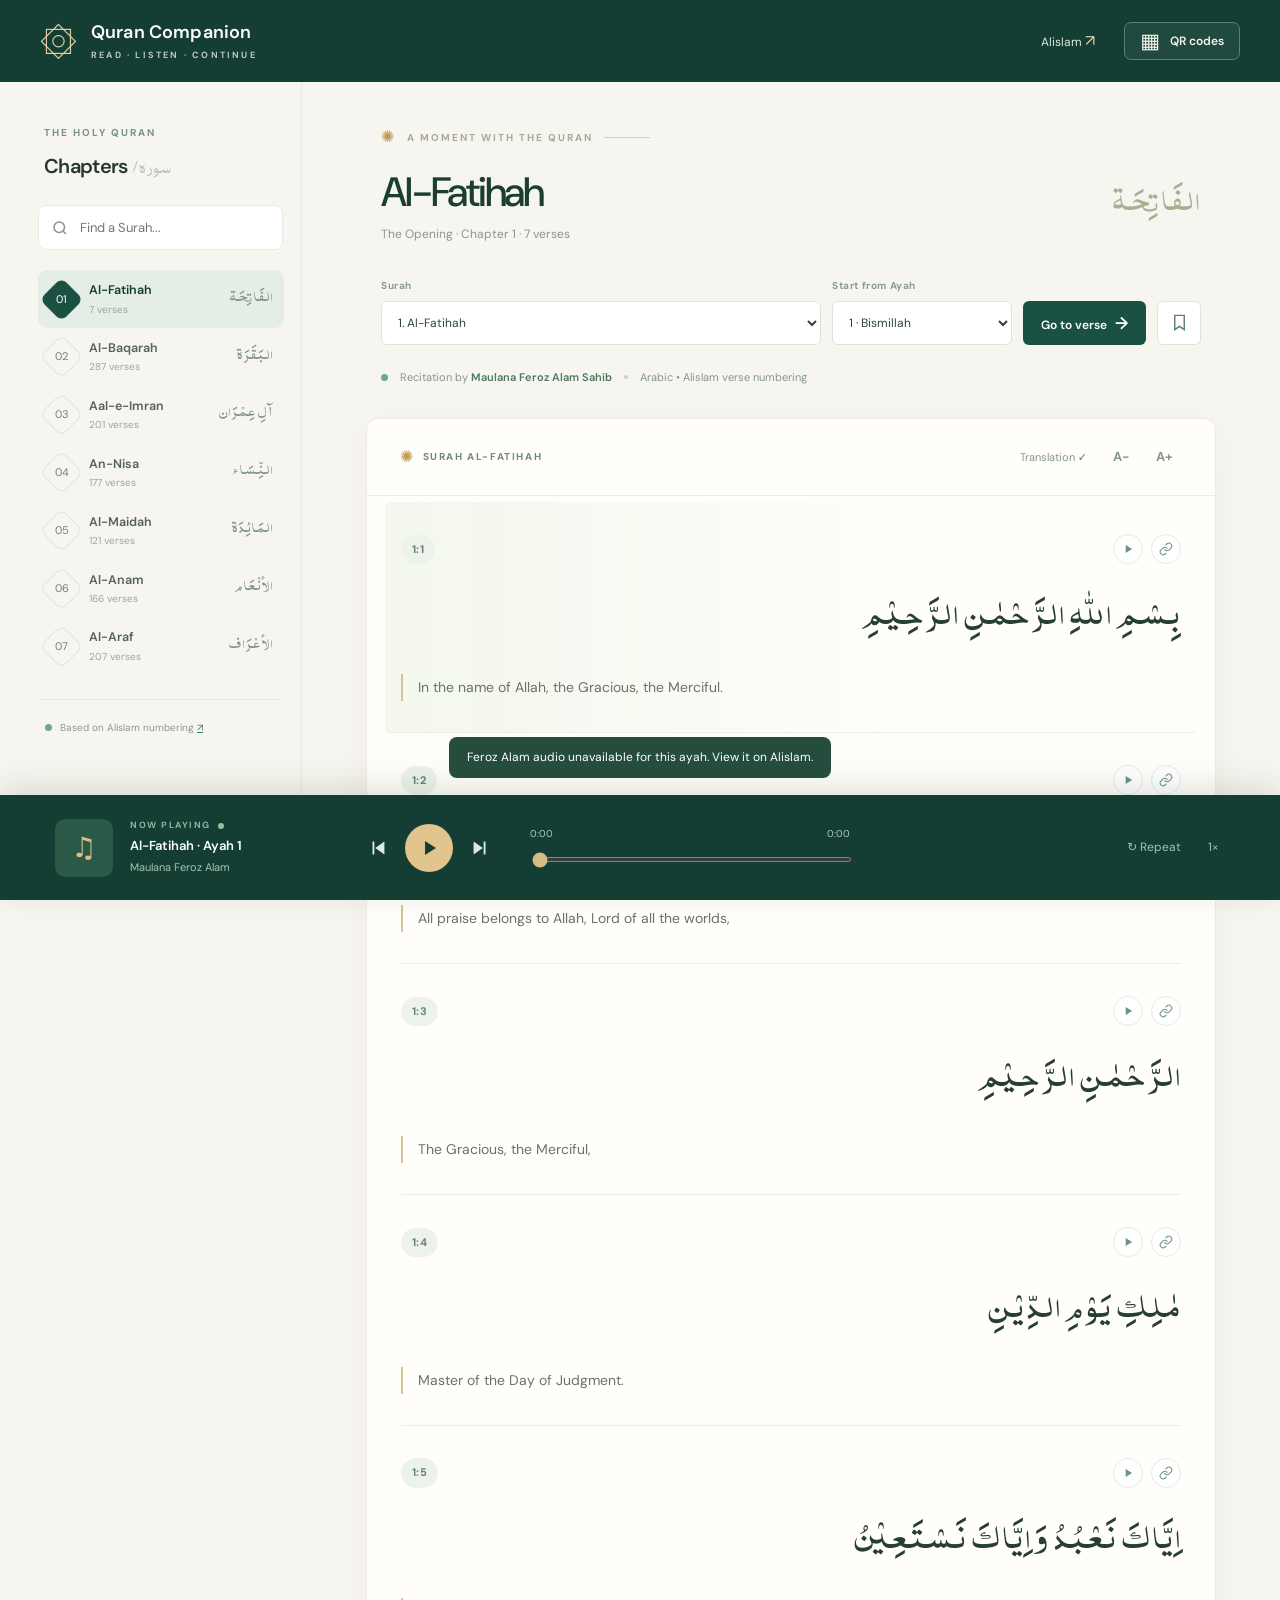
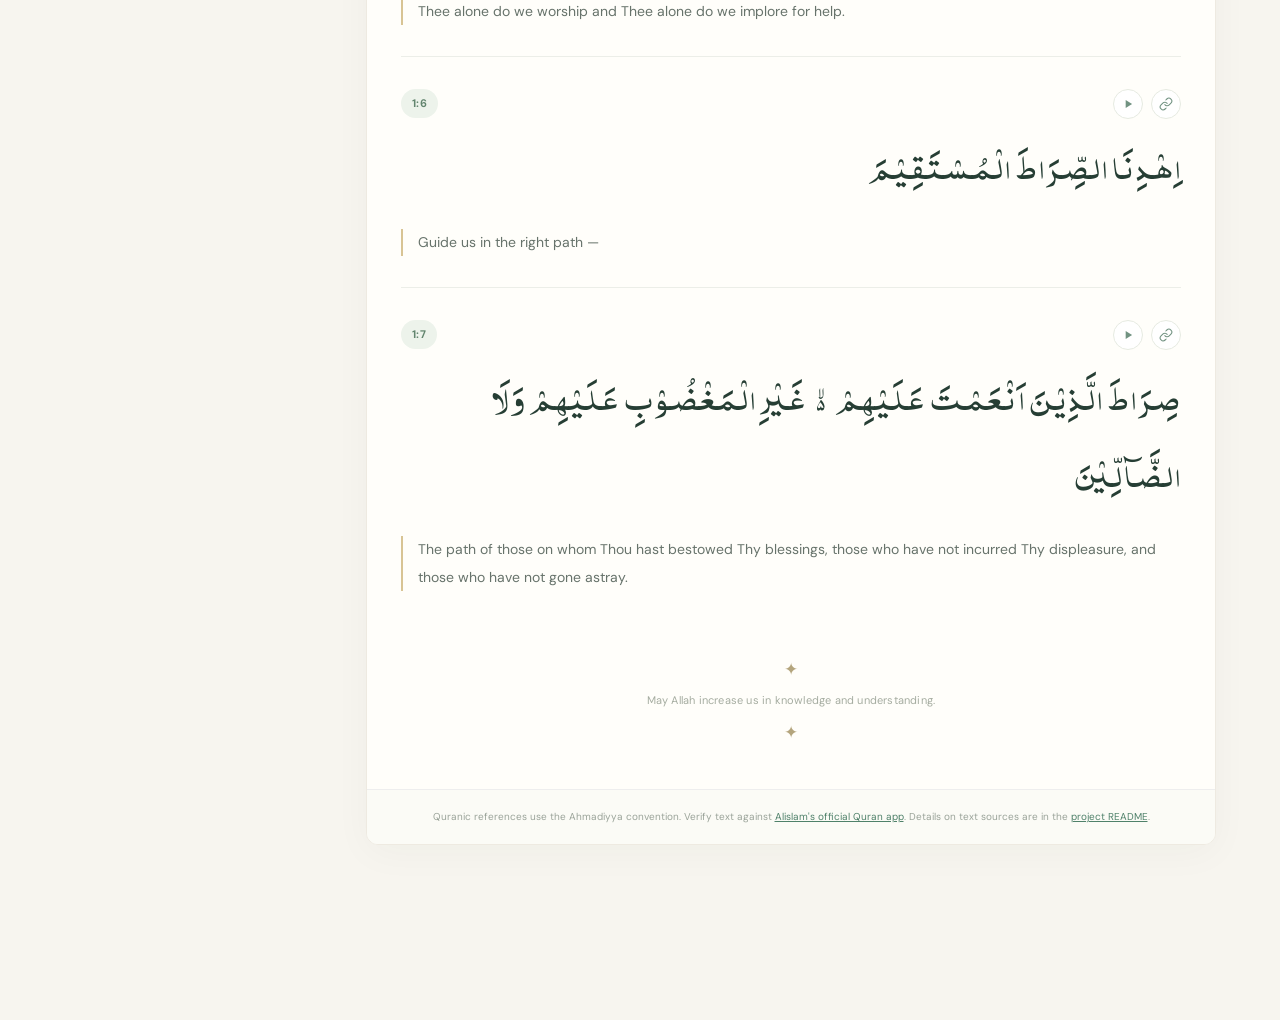
<file: index.html>
<!DOCTYPE html>
<html lang="en">
<head>
  <meta charset="UTF-8" />
  <meta name="viewport" content="width=device-width, initial-scale=1, viewport-fit=cover" />
  <meta name="theme-color" content="#123d32" />
  <meta name="description" content="Read the Holy Quran while listening to Maulana Feroz Alam. Built around Ahmadiyya Quran numbering and scan-to-continue QR links." />
  <title>Quran Companion — Read · Listen · Continue</title>
  <link rel="icon" href="icon.svg" type="image/svg+xml" />
  <link rel="preconnect" href="https://fonts.googleapis.com" />
  <link rel="preconnect" href="https://fonts.gstatic.com" crossorigin />
  <link href="https://fonts.googleapis.com/css2?family=DM+Sans:wght@400;500;600;700&family=Amiri:wght@400;700&display=swap" rel="stylesheet" />
  <link rel="stylesheet" href="style.css" />
  <script src="surahs.js" defer></script>
  <script src="app.js" defer></script>
  <!-- Arabic text corrections: self-contained; no extra JavaScript file is required. -->
  <script>
  (() => {
    'use strict';
    // Only verified Al Islam pages and safely numbered text supplied by the user.
    // Incomplete coverage: unmapped verses still use the site's existing source.
    const CORRECTIONS = {"2":{"2":"الٓـمّٓ ۚ","3":"ذٰلِکَ الۡکِتٰبُ لَا رَیۡبَ ۚۖۛ فِیۡہِ ۚۛ ہُدًی لِّلۡمُتَّقِیۡنَ ۙ","4":"الَّذِیۡنَ یُؤۡمِنُوۡنَ بِالۡغَیۡبِ وَیُقِیۡمُوۡنَ الصَّلٰوۃَ وَمِمَّا رَزَقۡنٰہُمۡ یُنۡفِقُوۡنَ ۙ","5":"وَالَّذِیۡنَ یُؤۡمِنُوۡنَ بِمَاۤ اُنۡزِلَ اِلَیۡکَ وَمَاۤ اُنۡزِلَ مِنۡ قَبۡلِکَ ۚ وَبِالۡاٰخِرَۃِ ہُمۡ یُوۡقِنُوۡنَ ؕ","6":"اُولٰٓئِکَ عَلٰی ہُدًی مِّنۡ رَّبِّہِمۡ ٭ وَاُولٰٓئِکَ ہُمُ الۡمُفۡلِحُوۡنَ","7":"اِنَّ الَّذِیۡنَ کَفَرُوۡا سَوَآءٌ عَلَیۡہِمۡ ءَاَنۡذَرۡتَہُمۡ اَمۡ لَمۡ تُنۡذِرۡہُمۡ لَا یُؤۡمِنُوۡنَ","12":"وَاِذَا قِیۡلَ لَہُمۡ لَا تُفۡسِدُوۡا فِی الۡاَرۡضِ ۙ قَالُوۡۤا اِنَّمَا نَحۡنُ مُصۡلِحُوۡنَ","13":"اَلَاۤ اِنَّھُمْ ھُمُ الْمُفْسِدُوْنَ وَلٰكِنْ لَّا يَشْعُرُوْنَ","14":"وَاِذَا قِیۡلَ لَہُمۡ اٰمِنُوۡا کَمَاۤ اٰمَنَ النَّاسُ قَالُوۡۤا اَنُؤۡمِنُ کَمَاۤ اٰمَنَ السُّفَہَآءُ ؕ اَلَاۤ اِنَّہُمۡ ہُمُ السُّفَہَآءُ وَلٰکِنۡ لَّا یَعۡلَمُوۡنَ","15":"وَاِذَا لَقُوا الَّذِیۡنَ اٰمَنُوۡا قَالُوۡۤا اٰمَنَّا ۚۖ وَاِذَا خَلَوۡا اِلٰی شَیٰطِیۡنِہِمۡ ۙ قَالُوۡۤا اِنَّا مَعَکُمۡ ۙ اِنَّمَا نَحۡنُ مُسۡتَہۡزِءُوۡنَ","16":"اَللّٰہُ یَسۡتَہۡزِئُ بِہِمۡ وَیَمُدُّہُمۡ فِیۡ طُغۡیَانِہِمۡ یَعۡمَہُوۡنَ","17":"اُولٰٓئِکَ الَّذِیۡنَ اشۡتَرَوُا الضَّلٰلَۃَ بِالۡہُدٰی ۪ فَمَا رَبِحَتۡ تِّجَارَتُہُمۡ وَمَا کَانُوۡا مُہۡتَدِیۡنَ","18":"مَثَلُہُمۡ کَمَثَلِ الَّذِی اسۡتَوۡقَدَ نَارًا ۚ فَلَمَّاۤ اَضَآءَتۡ مَا حَوۡلَہٗ ذَہَبَ اللّٰہُ بِنُوۡرِہِمۡ وَتَرَکَہُمۡ فِیۡ ظُلُمٰتٍ لَّا یُبۡصِرُوۡنَ","24":"وَ اِنْ کُنْتُمْ فِيْ رَيْبٍ مِّمَّا نَزَّلْنَا عَلٰى عَبْدِنَا فَاْ تُوْا بِسُوْرَةٍ مِّنْ مِّثْلِہٖ وَادْعُوْا شُھَدَآءَكُمْ مِّنْ دُوْنِ اللّٰہِ اِنْ كُنْتُمْ صٰدِقِيْنَ","25":"فَاِنْ لَّمْ تَفْعَلُوْا وَلَنْ تَفْعَلُوْا فَاتَّقُوا النَّارَ الَّتِيْ وَقُوْدُھَا النَّاسُ وَ الْحِجَارَةُ  اُعِدَّتْ لِلْکٰفِرِيْنَ","26":"وَ بَشِّرِ الَّذِيْنَ اٰمَنُوْا وَ عَمِلُوا الصّٰلِحٰتِ اَنَّ لَھُمْ جَنّٰتٍ تَجْرِيْ مِنْ تَحْتِھَا الْاَنْھٰرُ  کُلَّمَا رُزِقُوْا مِنْھَا مِنْ ثَمَرَةٍ رِّزْقًا  قَالُوْا ھٰذَا الَّذِيْ رُزِقْنَا مِنْ قَبْلُ  وَ اُتُوْا بِہٖ مُتَشَابِھًا  وَلَھُمْ فِيْھَاۤ اَزْوَاجٌ مُّطَھَّرَةٌ  وَّھُمْ فِيْھَا خٰلِدُوْنَ","29":"كَيْفَ تَكْفُرُوْنَ بِاللّٰہِ وَ كُنْتُمْ اَمْوَاتًا فَاَحْيَاكُمْ ثُمَّ يُمِيْتُكُمْ ثُمَّ يُحْيِيْكُمْ ثُمَّ اِلَيْہِ تُرْجَعُوْنَ","32":"وَ عَلَّمَ اٰدَمَ الْاَسْمَآءَ كُلَّھَاثُمَّ عَرَضَھُمْ عَلَى الْمَلٰٓىِٔكَةِ  فَقَالَ اَنْۢبِـُٔوْنِيْ بِاَسْمَآءِ ھٰۤؤُلَآءِ اِنْ كُنْتُمْ صٰدِقِيْنَ","33":"قَالُوْا سُبْحٰنَكَ لَا عِلْمَ لَنَاۤ اِلَّا مَا عَلَّمْتَنَا  اِنَّكَ اَنْتَ الْعَلِيْمُ الْحَكِيْمُ","34":"قَالَ يٰۤاٰدَمُ اَنْۢبِئْہُمْ بِاَسْمَآىِٔھِمْ  فَلَمَّاۤ اَنْۢبَاَھُمْ بِاَسْمَآىِٔھِمْ  قَالَ اَلَمْ اَقُلْ لَّكُمْ اِنِّيْۤ اَعْلَمُ غَيْبَ السَّمٰوٰتِ وَالْاَرْضِ  وَ اَعْلَمُ مَاتُبْدُوْنَ وَ مَا كُنْتُمْ تَكْتُمُوْنَ","35":"وَ اِذْ قُلْنَا لِلْمَلٰٓىِٔکَةِ اسْجُدُوْا لِاٰدَمَ فَسَجَدُوْۤا اِلَّاۤ اِبْلِيْسَ  اَبٰى وَ اسْتَكْبَرَ وَ كَانَ مِنَ الْكٰفِرِيْنَ","36":"وَقُلْنَا يٰۤاٰدَمُ اسْكُنْ اَنْتَ وَ زَوْجُكَ الْجَنَّةَ وَ کُلَا مِنْھَا رَغَدًا حَيْثُ شِئْتُمَا  وَ لَا تَقْرَبَا ھٰذِہِ الشَّجَرَةَ فَتَكُوْنَا مِنَ الظّٰلِمِيْنَ","37":"فَاَزَلَّھُمَا الشَّيْطٰنُ عَنْھَا فَاَخْرَجَھُمَا مِمَّا کَانَا فِيْہِ  وَ قُلْنَا اھْبِطُوْا بَعْضُكُمْ لِبَعْضٍ عَدُوٌّ  وَ لَكُمْ فِی الْاَرْضِ مُسْتَقَرٌّ وَّ مَتَاعٌ اِلٰى حِيْنٍ","38":"فَتَلَقّٰۤى اٰدَمُ مِنْ رَّبِّہٖ كَلِمٰتٍ فَتَابَ عَلَيْہِ  اِنَّہٗ ھُوَ التَّوَّابُ الرَّحِيْمُ","39":"قُلْنَا اھْبِطُوْا مِنْھَا جَمِيْعًا  فَاِ مَّا يَاْتِيَنَّکُمْ مِّنِّيْ ھُدًى فَمَنْ تَبِعَ ھُدَايَ فَلَا خَوْفٌ عَلَيْھِمْ وَ لَا ھُمْ يَحْزَنُوْنَ","42":"وَ اٰمِنُوْا بِمَاۤ اَنْزَلْتُ مُصَدِّقًالِّمَا مَعَكُمْ وَ لَا تَكُوْنُوْۤا اَوَّلَ كَافِرٍۢ بِہٖ وَ لَا تَشْتَرُوْا بِاٰيٰتِيْ ثَمَنًا قَلِيْلًا وَ اِيَّايَ فَاتَّقُوْنِ","43":"وَ لَا تَلْبِسُوا الْحَقَّ بِالْبَاطِلِ وَ تَكْتُمُوا الْحَقَّ وَ اَنْتُمْ تَعْلَمُوْنَ","44":"وَ اَقِيْمُوا الصَّلٰوةَ وَ اٰتُوا الزَّکٰوةَ وَ ارْکَعُوْا مَعَ الرَّاكِعِيْنَ","45":"اَتَاْمُرُوْنَ النَّاسَ بِالْبِرِّ وَتَنْسَوْنَ اَنْفُسَكُمْ وَ اَنْتُمْ تَتْلُوْنَ الْكِتٰبَ اَفَلَا تَعْقِلُوْنَ","49":"وَ اتَّقُوْا يَوْمًا لَّا تَجْزِيْ نَفْسٌ عَنْ نَّفْسٍ شَيْـًٔا وَّ لَايُقْبَلُ مِنْھَا شَفَاعَةٌ وَّ لَا يُؤْخَذُ مِنْھَا عَدْلٌ وَّ لَا ھُمْ يُنْصَرُوْنَ","50":"وَ اِذْ نَجَّيْنٰكُمْ مِّنْ اٰلِ فِرْعَوْنَ يَسُوْمُوْنَكُمْ سُوْٓءَالْعَذَابِ يُذَبِّحُوْنَ اَبْنَآءَكُمْ وَ يَسْتَحْيُوْنَ نِسَآءَكُمْ وَ فِيْ ذٰلِكُمْ بَلَآءٌ مِّنْ رَّبِّكُمْ عَظِيْمٌ","51":"وَ اِذْ فَرَقْنَا بِكُمُ الْبَحْرَ فَاَ نْجَيْنٰكُمْ وَ اَغْرَقْنَاۤ اٰلَ فِرْعَوْنَ وَ اَنْتُمْ تَنْظُرُوْنَ","52":"وَ اِذْ وٰعَدْنَا مُوْسٰۤى اَرْبَعِيْنَ لَيْلَةً ثُمَّ ا تَّخَذْ تُمُ الْعِجْلَ مِنْۢ بَعْدِہٖ وَ اَنْتُمْ ظٰلِمُوْنَ","53":"ثُمَّ عَفَوْنَا عَنْكُمْ مِّنْۢ بَعْدِ ذٰلِكَ لَعَلَّکُمْ تَشْكُرُوْنَ","54":"وَ اِذْ اٰتَيْنَا مُوْسَى الْكِتٰبَ وَ الْفُرْقَانَ لَعَلَّکُمْ تَھْتَدُوْنَ","55":"وَ اِذْ قَالَ مُوْسٰى لِقَوْمِہٖ يٰقَوْمِ اِنَّكُمْ ظَلَمْتُمْ اَنْفُسَكُمْ بِا تِّخَاذِكُمُ الْعِجْلَ فَتُوْبُوْۤا اِلٰى بَارِىِٔكُمْ فَاقْتُلُوْۤا اَنْفُسَكُمْ  ذٰلِكُمْ خَيْرٌ لَّکُمْ عِنْدَ بَارِىِٔكُمْ  فَتَابَ عَلَيْكُمْ  اِنَّہٗ ھُوَ التَّوَّابُ الرَّحِيْمُ","56":"وَ اِذْ قُلْتُمْ يٰمُوْسٰى لَنْ نُّؤْمِنَ لَكَ حَتّٰى نَرَى اللّٰہَ جَھْرَةً فَاَخَذَ تْكُمُ الصّٰعِقَةُ وَ اَنْتُمْ تَنْظُرُوْنَ","57":"ثُمَّ بَعَثْنٰكُمْ مِّنْۢ بَعْدِ مَوْتِكُمْ لَعَلَّکُمْ تَشْكُرُوْنَ","58":"وَ ظَلَّلْنَا عَلَيْكُمُ الْغَمَامَ وَ اَ نْزَلْنَا عَلَيْكُمُ الْمَنَّ وَ السَّلْوٰى  كُلُوْا مِنْ طَيِّبٰتِ مَا رَزَقْنٰكُمْ  وَ مَا ظَلَمُوْنَا وَلٰكِنْ كَانُوْۤا اَنْفُسَہُمْ يَظْلِمُوْنَ","59":"وَ اِذْ قُلْنَا ادْخُلُوْا ھٰذِہِ الْقَرْيَةَ فَکُلُوْا مِنْھَا حَيْثُ شِئْتُمْ رَغَدًا وَّادْخُلُوا الْبَابَ سُجَّدًا وَّ قُوْلُوْا حِطَّةٌ نَّغْفِرْ لَكُمْ خَطٰيٰكُمْ  وَ سَنَزِيْدُ الْمُحْسِنِيْنَ","64":"وَ اِذْ اَخَذْ نَا مِيْثَاقَكُمْ وَ رَفَعْنَا فَوْقَکُمُ الطُّوْرَ  خُذُوْامَاۤ اٰتَيْنٰكُمْ بِقُوَّةٍ وَّاذْ كُرُوْا مَافِيْہِ لَعَلَّکُمْ تَتَّقُوْنَ","65":"ثُمَّ تَوَلَّيْتُمْ مِّنْۢ بَعْدِ ذٰلِكَ  فَلَوْلَا فَضْلُ اللّٰہِ عَلَيْكُمْ وَ رَحْمَتُہٗ لَكُنْتُمْ مِّنَ الْخٰسِرِيْنَ","68":"وَ اِذْ قَالَ مُوْسٰى لِقَوْمِہٖۤ اِنَّ اللّٰہَ يَاْمُرُكُمْ اَنْ تَذْبَحُوْا بَقَرَةً  قَالُوْۤا اَتَتَّخِذُنَا ھُزُوًا  قَالَ اَعُوْذُ بِاللّٰہِ اَنْ اَکُوْنَ مِنَ الْجٰھِلِيْنَ","69":"قَالُوا ادْعُ لَنَارَبَّكَ يُبَيِّنْ لَّنَا مَاھِيَ  قَالَ اِنَّہٗ يَقُوْلُ اِنَّھَا بَقَرَةٌ لَّا فَارِضٌ وَّلَا بِكْرٌ  عَوَانٌۢ بَيْنَ ذٰلِكَ فَافْعَلُوْا مَا تُؤْمَرُوْنَ","70":"قَالُوا ادْعُ لَنَا رَبَّكَ يُبَيِّنْ لَّنَا مَا لَوْنُھَا  قَالَ اِنَّہٗ يَقُوْلُ اِنَّھَا بَقَرَةٌ صَفْرَآءُ  فَاقِعٌ لَّوْنُھَا تَسُرُّ النّٰظِرِيْنَ","71":"قَالُوا ادْعُ لَنَا رَبَّكَ يُبَيِّنْ لَّنَا مَاھِيَ اِنَّ الْبَقَرَ تَشٰبَہَ عَلَيْنَا  وَ اِنَّاۤ اِنْ شَآءَ اللّٰہُ لَمُھْتَدُوْنَ","75":"ثُمَّ قَسَتْ قُلُوْبُکُمْ مِّنْۢ بَعْدِ ذٰلِكَ فَھِيَ كَالْحِجَارَةِ اَوْ اَشَدُّ قَسْوَةً  وَ اِنَّ مِنَ الْحِجَارَةِ لَمَا يَتَفَجَّرُ مِنْہُ الْاَنْھٰرُ  وَ اِنَّ مِنْھَا لَمَا يَشَّقَّقُ فَيَخْرُجُ مِنْہُ الْمَآءُ  وَ اِنَّ مِنْھَا لَمَا يَھْبِطُ مِنْ خَشْيَةِ اللّٰہِ  وَ مَا اللّٰہُ بِغَافِلٍ عَمَّا تَعْمَلُوْنَ","76":"اَفَتَطْمَعُوْنَ اَنْ يُّؤْمِنُوْا لَكُمْ وَقَدْ کَانَ فَرِيْقٌ مِّنْہُمْ يَسْمَعُوْنَ کَلَامَ اللّٰہِ ثُمَّ يُحَرِّفُوْنَہٗ مِنْۢ بَعْدِ مَا عَقَلُوْہُ وَ ھُمْ يَعْلَمُوْنَ","77":"وَ اِذَالَقُوا الَّذِيْنَ اٰمَنُوْا قَالُوْۤا اٰمَنَّا وَ اِذَا خَلَا بَعْضُھُمْ اِلٰى بَعْضٍ قَالُوْۤا اَتُحَدِّثُوْنَھُمْ بِمَا فَتَحَ اللّٰہُ عَلَيْکُمْ لِيُحَآجُّوْكُمْ بِہٖ عِنْدَ رَبِّكُمْ  اَفَلَا تَعْقِلُوْنَ","78":"اَ وَ لَا يَعْلَمُوْنَ اَنَّ اللّٰہَ يَعْلَمُ مَا يُسِرُّوْنَ وَمَا يُعْلِنُوْنَ","79":"وَ مِنْہُمْ اُمِّيُّوْنَ لَا يَعْلَمُوْنَ الْكِتٰبَ اِلَّاۤ اَمَانِيَّ وَ اِنْ ھُمْ اِلَّا يَظُنُّوْنَ","80":"فَوَيْلٌ لِّلَّذِيْنَ يَكْتُبُوْنَ الْكِتٰبَ بِاَيْدِيْھِمْ  ثُمَّ يَقُوْلُوْنَ ھٰذَا مِنْ عِنْدِ اللّٰہِ لِيَشْتَرُوْا بِہٖ ثَمَنًا قَلِيْلًا فَوَيْلٌ لَّھُمْ مِّمَّا كَتَبَتْ اَيْدِيْھِمْ وَ وَيْلٌ لَّھُمْ مِّمَّا يَكْسِبُوْنَ","81":"وَ قَالُوْا لَنْ تَمَسَّنَا النَّارُ اِلَّاۤ اَيَّامًا مَّعْدُوْدَةً  قُلْ اَتَّخَذْتُمْ عِنْدَ اللّٰہِ عَھْدًا فَلَنْ يُّخْلِفَ اللّٰہُ عَھْدَہٗۤ اَمْ تَقُوْلُوْنَ عَلَى اللّٰہِ مَا لَا تَعْلَمُوْنَ","82":"بَلٰى مَنْ كَسَبَ سَيِّئَةً وَّ اَحَاطَتْ بِہٖ خَطِيْٓئَتُہٗ فَاُولٰٓىِٔكَ اَصْحٰبُ النَّارِ ھُمْ فِيْھَا خٰلِدُوْنَ","85":"وَ اِذْ اَخَذْ نَا مِيْثَاقَكُمْ لَا تَسْفِكُوْنَ دِمَآءَكُمْ وَ لَا تُخْرِجُوْنَ اَنْفُسَكُمْ مِّنْ دِيَارِكُمْ ثُمَّ اَقْرَرْتُمْ وَ اَنْتُمْ تَشْھَدُوْنَ","86":"ثُمَّ اَنْتُمْ ھٰۤؤُلَآءِ تَقْتُلُوْنَ اَنْفُسَكُمْ وَ تُخْرِجُوْنَ فَرِيْقًا مِّنْکُمْ مِّنْ دِيَارِھِمْ تَظٰھَرُوْنَ عَلَيْھِمْ بِالْاِثْمِ وَ الْعُدْوَانِ وَ اِنْ يَّاْ تُوْكُمْ اُسٰرٰى تُفٰدُوْھُمْ وَ ھُوَ مُحَرَّمٌ عَلَيْكُمْ اِخْرَاجُھُمْ  اَفَتُؤْمِنُوْنَ بِبَعْضِ الْكِتٰبِ وَ تَكْفُرُوْنَ بِبَعْضٍ فَمَا جَزَآءُ مَنْ يَّفْعَلُ ذٰلِكَ مِنْكُمْ اِلَّا خِزْيٌ فِی الْحَيٰوةِ الدُّنْيَا  وَ يَوْمَ الْقِيٰمَةِ يُرَدُّوْنَ اِلٰۤى اَشَدِّ الْعَذَابِ وَمَا اللّٰہُ بِغَافِلٍ عَمَّا تَعْمَلُوْنَ","89":"وَ قَالُوْا قُلُوْبُنَا غُلْفٌ  بَلْ لَّعَنَہُمُ اللّٰہُ بِكُفْرِھِمْ فَقَلِيْلًا مَّا يُؤْمِنُوْنَ","90":"وَ لَمَّا جَآءَھُمْ كِتٰبٌ مِّنْ عِنْدِ اللّٰہِ مُصَدِّقٌ لِّمَا مَعَھُمْ وَ كَانُوْا مِنْ قَبْلُ يَسْتَفْتِحُوْنَ عَلَى الَّذِيْنَ كَفَرُوْا فَلَمَّا جَآءَھُمْ مَّا عَرَفُوْا كَفَرُوْا بِہٖ فَلَعْنَةُ اللّٰہِ عَلَى الْكٰفِرِيْنَ","91":"بِئْسَمَا اشْتَرَوْا بِہٖۤ اَنْفُسَھُمْ اَنْ يَّكْفُرُوْا بِمَاۤ اَنْزَلَ اللّٰہُ بَغْيًا اَنْ يُّنَزِّلَ اللّٰہُ مِنْ فَضْلِہٖ عَلٰى مَنْ يَّشَآءُ مِنْ عِبَادِہٖ  فَبَآءُوْ بِغَضَبٍ عَلٰى غَضَبٍ وَ لِلْكٰفِرِيْنَ عَذَابٌ مُّھِيْنٌ","92":"وَ اِذَا قِيْلَ لَھُمْ اٰمِنُوْا بِمَاۤ اَ نْزَلَ اللّٰہُ قَالُوْا نُؤْمِنُ بِمَاۤ اُنْزِلَ عَلَيْنَا وَ يَكْفُرُوْنَ بِمَا وَرَآءَہٗ  وَھُوَ الْحَقُّ مُصَدِّ قًا لِّمَا مَعَھُمْ  قُلْ فَلِمَ تَقْتُلُوْنَ اَنْۢبِيَآءَ اللّٰہِ مِنْ قَبْلُ اِنْ كُنْتُمْ مُّؤْمِنِيْنَ","93":"وَ لَقَدْ جَآءَكُمْ مُّوْسٰى بِالْبَيِّنٰتِ ثُمَّ ا تَّخَذْ تُمُ الْعِجْلَ مِنْۢ بَعْدِہٖ وَ اَنْتُمْ ظٰلِمُوْنَ","94":"وَ اِذْ اَخَذْ نَا مِيْثَاقَكُمْ وَ رَفَعْنَا فَوْقَكُمُ الطُّوْرَ  خُذُوْا مَاۤ اٰتَيْنٰكُمْ بِقُوَّةٍ وَّ اسْمَعُوْا  قَالُوْا سَمِعْنَا وَ عَصَيْنَا وَ اُشْرِبُوْا فِيْ قُلُوْبِھِمُ الْعِجْلَ بِكُفْرِھِمْ قُلْ بِئْسَمَا يَاْمُرُكُمْ بِہٖۤ اِيْمَا نُكُمْ اِنْ كُنْتُمْ مُّؤْمِنِيْنَ","95":"قُلْ اِنْ كَا نَتْ لَكُمُ الدَّارُ الْاٰخِرَةُ عِنْدَ اللّٰہِ خَالِصَةً مِّنْ دُوْنِ النَّاسِ فَتَمَنَّوُا الْمَوْتَ اِنْ کُنْتُمْ صٰدِقِيْنَ","96":"وَ لَنْ يَّتَمَنَّوْہُ اَبَدًۢا بِمَا قَدَّمَتْ اَيْدِيْھِمْ  وَ اللّٰہُ عَلِيْمٌۢ بِالظّٰلِمِيْنَ","99":"مَنْ كَانَ عَدُوًّا لِّلّٰہِ وَ مَلٰٓىِٔكَتِہٖ وَ رُسُلِہٖ وَ جِبْرِيْلَ وَ مِيْكٰىلَ فَاِنَّ اللّٰہَ عَدُوٌّ لِّلْکٰفِرِیْنَ","100":"وَ لَقَدْ اَ نْزَلْنَاۤ اِلَيْكَ اٰيٰتٍۢ بَيِّنٰتٍ وَمَا يَكْفُرُ بِھَاۤ اِلَّا الْفٰسِقُوْنَ","101":"اَوَ كُلَّمَا عٰھَدُوْا عَھْدًا نَّبَذَہٗ فَرِيْقٌ مِّنْہُمْ بَلْ اَكْثَرُھُمْ لَا يُؤْمِنُوْنَ","106":"مَا يَوَدُّ الَّذِيْنَ كَفَرُوْا مِنْ اَھْلِ الْكِتٰبِ وَ لَا الْمُشْرِكِيْنَ اَنْ يُّنَزَّلَ عَلَيْكُمْ مِّنْ خَيْرٍ مِّنْ رَّبِّكُمْ وَ اللّٰہُ يَخْتَصُّ بِرَحْمَتِہٖ مَنْ يَّشَآءُ  وَ اللّٰہُ ذُو الْفَضْلِ الْعَظِيْمِ","107":"مَا نَنْسَخْ مِنْ اٰيَةٍ اَوْ نُنْسِھَا نَاْتِ بِخَيْرٍ مِّنْھَاۤ اَوْ مِثْلِھَا  اَلَمْ تَعْلَمْ اَنَّ اللّٰہَ عَلٰى كُلِّ شَيْءٍ قَدِيْرٌ","108":"اَلَمْ تَعْلَمْ اَنَّ اللّٰہَ لَہٗ مُلْكُ السَّمٰوٰتِ وَالْاَرْضِ  وَمَا لَكُمْ مِّنْ دُوْنِ اللّٰہِ مِنْ وَّلِيٍّ وَّ لَا نَصِيْرٍ","109":"اَمْ تُرِيْدُوْنَ اَنْ تَسْـَٔلُوْا رَسُوْلَكُمْ كَمَا سُىِٔلَ مُوْسٰى مِنْ قَبْلُ  وَ مَنْ يَّتَبَدَّلِ الْكُفْرَ بِالْاِيْمَانِ فَقَدْ ضَلَّ سَوَآءَ السَّبِيْلِ","110":"وَدَّكَثِيْرٌ مِّنْ اَھْلِ الْكِتٰبِ لَوْ يَرُدُّوْنَكُمْ مِّنْۢ بَعْدِ اِيْمَانِكُمْ کُفَّارًا حَسَدًا مِّنْ عِنْدِ اَنْفُسِھِمْ مِّنْۢ بَعْدِ مَا تَبَيَّنَ لَھُمُ الْحَقُّ  فَاعْفُوْا وَاصْفَحُوْا حَتّٰى يَاْتِيَ اللّٰہُ بِاَمْرِہٖ  اِنَّ اللّٰہَ عَلٰى کُلِّ شَيْءٍ قَدِيْرٌ","111":"وَ اَقِيْمُوا الصَّلٰوةَ وَ اٰتُوا الزَّکٰوةَ  وَمَا تُقَدِّمُوْا لِاَنْفُسِكُمْ مِّنْ خَيْرٍ تَجِدُوْہُ عِنْدَ اللّٰہِ  اِنَّ اللّٰہَ بِمَا تَعْمَلُوْنَ بَصِيْرٌ","112":"وَ قَالُوْا لَنْ يَّدْخُلَ الْجَنَّةَ اِلَّا مَنْ کَانَ ھُوْدًا اَوْ نَصٰرٰى  تِلْكَ اَمَانِيُّھُمْ قُلْ ھَاتُوْا بُرْھَانَكُمْ اِنْ کُنْتُمْ صٰدِقِيْنَ","115":"وَ مَنْ اَظْلَمُ مِمَّنْ مَّنَعَ مَسٰجِدَ اللّٰہِ اَنْ يُّذْکَرَ فِيْھَا اسْمُہٗ وَ سَعٰى فِيْ خَرَابِھَا  اُولٰٓىِٔكَ مَا کَانَ لَھُمْ اَنْ يَّدْخُلُوْھَاۤ اِلَّا خَآىِٔفِيْنَ  لَھُمْ فِی الدُّنْيَا خِزْيٌ وَّلَھُمْ فِی الْاٰخِرَةِ عَذَابٌ عَظِيْمٌ","116":"وَ لِلّٰہِ الْمَشْرِقُ وَ الْمَغْرِبُ  فَاَيْنَمَا تُوَلُّوْا فَثَمَّ وَجْہُ اللّٰہِ  اِنَّ اللّٰہَ وَاسِعٌ عَلِيْمٌ","117":"وَ قَالُوا ا تَّخَذَ اللّٰہُ وَلَدًا  سُبْحٰنَہٗ بَلْ لَّہٗ مَا فِی السَّمٰوٰتِ وَالْاَرْضِ كُلٌّ لَّہٗ قَانِتُوْنَ","118":"بَدِيْعُ السَّمٰوٰتِ وَ الْاَرْضِ  وَ اِذَا قَضٰۤى اَمْرًا فَاِنَّمَا يَقُوْلُ لَہٗ كُنْ فَيَكُوْنُ","119":"وَ قَالَ الَّذِيْنَ لَا يَعْلَمُوْنَ لَوْ لَا يُکَلِّمُنَا اللّٰہُ اَوْ تَاْتِيْنَاۤ اٰيَةٌ کَذٰلِكَ قَالَ الَّذِيْنَ مِنْ قَبْلِھِمْ مِّثْلَ قَوْلِھِمْ  تَشَا بَھَتْ قُلُوْبُھُمْ قَدْ بَيَّنَّا الْاٰيٰتِ لِقَوْمٍ يُّوْقِنُوْنَ","120":"اِنَّاۤ اَرْسَلْنٰكَ بِالْحَقِّ بَشِيْرًا وَّ نَذِيْرًا وَّ لَا تُسْـَٔلُ عَنْ اَصْحٰبِ الْجَحِيْمِ","121":"وَ لَنْ تَرْضٰى عَنْكَ الْيَھُوْدُ وَلَا النَّصٰرٰى حَتّٰى تَتَّبِعَ مِلَّتَھُمْ  قُلْ اِنَّ ھُدَى اللّٰہِ ھُوَ الْھُدٰى  وَ لَىِٔنِ اتَّبَعْتَ اَھْوَآءَھُمْ بَعْدَ الَّذِيْ جَآءَكَ مِنَ الْعِلْمِ مَا لَكَ مِنَ اللّٰہِ مِنْ وَّلِيٍّ وَّلَا نَصِيْرٍ","124":"وَ ا تَّقُوْا يَوْمًا لَّا تَجْزِيْ نَفْسٌ عَنْ نَّفْسٍ شَيْـًٔا وَّ لَا يُقْبَلُ مِنْھَا عَدْلٌ وَّ لَا تَنْفَعُھَا شَفَاعَةٌ وَّ لَا ھُمْ يُنْصَرُوْنَ","125":"وَ اِذِ ابْتَلٰۤى اِبْرٰھٖمَ رَبُّہٗ بِکَلِمٰتٍ فَاَتَمَّھُنَّ  قَالَ اِنِّيْ جَاعِلُكَ لِلنَّاسِ اِمَامًا  قَالَ وَ مِنْ ذُرِّيَّتِيْ  قَالَ لَا يَنَالُ عَھْدِی الظّٰلِمِيْنَ","126":"وَ اِذْ جَعَلْنَا الْبَيْتَ مَثَابَةً لِّلنَّاسِ وَ اَمْنًا  وَ ا تَّخِذُوْا مِنْ مَّقَامِ اِبْرٰھٖمَ مُصَلًّى  وَ عَھِدْنَاۤ اِلٰۤى اِبْرٰھٖمَ وَ اِسْمٰعِيْلَ اَنْ طَھِّرَا بَيْتِيَ لِلطَّآىِٔفِيْنَ وَ الْعٰكِفِيْنَ وَ الرُّکَّعِ السُّجُوْدِ","127":"وَ اِذْ قَالَ اِبْرٰھٖمُ رَبِّ اجْعَلْ ھٰذَا بَلَدًا اٰمِنًا وَّ ارْزُقْ اَھْلَہٗ مِنَ الثَّمَرٰتِ مَنْ اٰمَنَ مِنْھُمْ بِاللّٰہِ وَ الْيَوْمِ الْاٰخِرِ قَالَ وَمَنْ كَفَرَ فَاُمَتِّعُہٗ قَلِيْلًا ثُمَّ اَضْطَرُّہٗۤ اِلٰى عَذَابِ النَّارِ  وَ بِئْسَ الْمَصِيْرُ","128":"وَ اِذْ يَرْفَعُ اِبْرٰھٖمُ الْقَوَاعِدَ مِنَ الْبَيْتِ وَ اِسْمٰعِيْلُ  رَبَّنَا تَقَبَّلْ مِنَّا اِنَّكَ اَنْتَ السَّمِيْعُ الْعَلِيْمُ","129":"رَبَّنَا وَ اجْعَلْنَا مُسْلِمَيْنِ لَكَ وَ مِنْ ذُرِّيَّتِنَاۤ اُمَّةً مُّسْلِمَةً لَّكَ  وَ اَرِنَا مَنَاسِکَنَا وَ تُبْ عَلَيْنَا  اِنَّكَ اَنْتَ التَّوَّابُ الرَّحِيْمُ","132":"اِذْ قَالَ لَہٗ رَبُّہٗۤ اَسْلِمْ قَالَ اَسْلَمْتُ لِرَبِّ الْعٰلَمِيْنَ","135":"تِلْكَ اُمَّةٌ قَدْ خَلَتْ  لَھَا مَا كَسَبَتْ وَ لَكُمْ مَّا كَسَبْتُمْ  وَ لَا تُسْـَٔلُوْنَ عَمَّا کَا نُوْا يَعْمَلُوْنَ","136":"وَقَالُوْا كُوْنُوْا ھُوْدًا اَوْ نَصٰرٰى تَھْتَدُوْا قُلْ بَلْ مِلَّةَ اِبْرٰھٖمَ حَنِيْفًا  وَمَا کَانَ مِنَ الْمُشْرِكِيْنَ","137":"قُوْلُوْۤا اٰمَنَّا بِاللّٰہِ وَ مَاۤ اُنْزِلَ اِلَيْنَا وَمَاۤ اُنْزِلَ اِلٰۤى اِبْرٰھٖمَ وَ اِسْمٰعِيْلَ وَ اِسْحٰقَ وَ يَعْقُوْبَ وَ الْاَسْبَاطِ وَ مَاۤ اُوْتِيَ مُوْسٰى وَ عِيْسٰى وَمَاۤ اُوْتِيَ النَّبِيُّوْنَ مِنْ رَّبِّھِمْ  لَا نُفَرِّقُ بَيْنَ اَحَدٍ مِّنْھُمْ وَ نَحْنُ لَہٗ مُسْلِمُوْنَ","144":"وَکَذٰلِكَ جَعَلْنٰكُمْ اُمَّةً وَّسَطًا لِّتَكُوْنُوْا شُھَدَآءَ عَلَى النَّاسِ وَ يَكُوْنَ الرَّسُوْلُ عَلَيْكُمْ شَھِيْدًا  وَمَا جَعَلْنَا الْقِبْلَةَ الَّتِيْ کُنْتَ عَلَيْھَاۤ اِلَّا لِنَعْلَمَ مَنْ يَّتَّبِعُ الرَّسُوْلَ مِمَّنْ يَّنْقَلِبُ عَلٰى عَقِبَيْہِ  وَ اِنْ كَانَتْ لَكَبِيْرَةً اِلَّا عَلَى الَّذِيْنَ ھَدَى اللّٰہُ وَ مَا کَانَ اللّٰہُ لِيُضِيْعَ اِيْمَانَكُمْ اِنَّ اللّٰہَ بِالنَّاسِ لَرَءُوْفٌ رَّحِيْمٌ","145":"قَدْ نَرٰى تَقَلُّبَ وَجْھِكَ فِی السَّمَآءِ فَلَنُوَ لِّيَنَّكَ قِبْلَةً تَرْضٰىھَا  فَوَلِّ وَجْھَكَ شَطْرَ الْمَسْجِدِ الْحَرَامِ وَ حَيْثُ مَا كُنْتُمْ فَوَلُّوْا وُجُوْھَكُمْ شَطْرَہٗ  وَ اِنَّ الَّذِيْنَ اُوْتُوا الْكِتٰبَ لَيَعْلَمُوْنَ اَنَّہُ الْحَقُّ مِنْ رَّبِّھِمْ وَ مَا اللّٰہُ بِغَافِلٍ عَمَّا يَعْمَلُوْنَ","150":"وَ مِنْ حَيْثُ خَرَجْتَ فَوَلِّ وَجْھَكَ شَطْرَ الْمَسْجِدِ الْحَرَامِ  وَ اِنَّہٗ لَلْحَقُّ مِنْ رَّبِّكَ  وَ مَا اللّٰہُ بِغَافِلٍ عَمَّا تَعْمَلُوْنَ","155":"وَلَا تَقُوْلُوْا لِمَنْ يُّقْتَلُ فِيْ سَبِيْلِ اللّٰہِ اَمْوَاتٌ  بَلْ اَحْيَآءٌ وَّلٰكِنْ لَّا تَشْعُرُوْنَ","159":"اِنَّ الصَّفَا وَ الْمَرْوَةَ مِنْ شَعَآىِٔرِ اللّٰہِ  فَمَنْ حَجَّ الْبَيْتَ اَوِ اعْتَمَرَ فَلَا جُنَاحَ عَلَيْہِ اَنْ يَّطَّوَّفَ بِھِمَا وَ مَنْ تَطَوَّعَ خَيْرًا فَاِنَّ اللّٰہَ شَاکِرٌ عَلِيْمٌ","166":"وَ مِنَ النَّاسِ مَنْ يَّتَّخِذُ مِنْ دُوْنِ اللّٰہِ اَنْدَادًا يُّحِبُّوْنَھُمْ كَحُبِّ اللّٰہِ  وَ الَّذِيْنَ اٰمَنُوْۤا اَشَدُّ حُبًّا لِّلّٰہِ  وَلَوْ يَرَى الَّذِيْنَ ظَلَمُوْۤا اِذْ يَرَوْنَ الْعَذَابَ  اَنَّ الْقُوَّةَ لِلّٰہِ جَمِيْعًا وَّاَنَّ اللّٰہَ شَدِيْدُ الْعَذَابِ","167":"اِذْ تَبَرَّاَ الَّذِيْنَ اتُّبِعُوْا مِنَ الَّذِيْنَ اتَّبَعُوْا وَ رَاَوُا الْعَذَابَ وَ تَقَطَّعَتْ بِھِمُ الْاَ سْبَابُ","170":"اِنَّمَا يَاْمُرُكُمْ بِالسُّوْٓءِ وَ الْفَحْشَآءِ وَ اَنْ تَقُوْلُوْا عَلَى اللّٰہِ مَا لَا تَعْلَمُوْنَ","171":"وَ اِذَا قِيْلَ لَھُمُ اتَّبِعُوْا مَاۤ اَنْزَلَ اللّٰہُ قَالُوْا بَلْ نَتَّبِعُ مَاۤ اَلْفَيْنَا عَلَيْہِ اٰبَآءَنَا  اَوَ لَوْ کَانَ اٰبَآؤُھُمْ لَا يَعْقِلُوْنَ شَيْـًٔا وَّ لَا يَھْتَدُوْنَ","172":"وَ مَثَلُ الَّذِيْنَ كَفَرُوْا كَمَثَلِ الَّذِيْ يَنْعِقُ بِمَا لَا يَسْمَعُ اِلَّا دُعَآءً وَّ نِدَآءً صُمٌّۢ بُكْمٌ عُمْيٌ فَھُمْ لَا يَعْقِلُوْنَ","173":"يٰۤاَ يُّھَا الَّذِيْنَ اٰمَنُوْا کُلُوْا مِنْ طَيِّبٰتِ مَا رَزَقْنٰكُمْ وَ اشْكُرُوْا لِلّٰہِ اِنْ کُنْتُمْ اِيَّاہُ تَعْبُدُوْنَ","174":"اِنَّمَا حَرَّمَ عَلَيْكُمُ الْمَيْتَةَ وَ الدَّمَ وَ لَحْمَ الْخِنْزِيْرِ وَ مَاۤ اُھِلَّ بِہٖ لِغَيْرِاللّٰہِ  فَمَنِ اضْطُرَّ غَيْرَ بَاغٍ وَّلَا عَادٍ فَلَاۤ اِثْمَ عَلَيْہِ  اِنَّ اللّٰہَ غَفُوْرٌ رَّحِيْمٌ","175":"اِنَّ الَّذِيْنَ يَكْتُمُوْنَ مَاۤ اَنْزَلَ اللّٰہُ مِنَ الْكِتٰبِ وَ يَشْتَرُوْنَ بِہٖ ثَمَنًا قَلِيْلًا  اُولٰٓىِٔكَ مَا يَاْكُلُوْنَ فِيْ بُطُوْنِھِمْ اِلَّا النَّارَ وَ لَا يُکَلِّمُھُمُ اللّٰہُ يَوْمَ الْقِيٰمَةِ وَ لَا يُزَکِّيْھِمْ وَلَھُمْ عَذَابٌ اَلِيْمٌ","176":"اُولٰٓىِٔكَ الَّذِيْنَ اشْتَرَوُا الضَّلٰلَةَ بِالْھُدٰى وَالْعَذَابَ بِالْمَغْفِرَةِ  فَمَاۤ اَصْبَرَھُمْ عَلَى النَّارِ","179":"يٰۤاَيُّھَا الَّذِيْنَ اٰمَنُوْا کُتِبَ عَلَيْكُمُ الْقِصَاصُ فِی الْقَتْلٰى  اَلْحُرُّ بِالْحُرِّ وَ الْعَبْدُ بِالْعَبْدِ وَ الْاُنْثٰى بِالْاُنْثٰى فَمَنْ عُفِيَ لَہٗ مِنْ اَخِيْہِ شَيْءٌ فَاتِّبَاعٌۢ بِالْمَعْرُوْفِ وَ اَدَآءٌ اِلَيْہِ بِاِحْسَانٍ  ذٰلِكَ تَخْفِيْفٌ مِّنْ رَّبِّكُمْ وَ رَحْمَةٌ  فَمَنِ اعْتَدٰى بَعْدَ ذٰلِكَ فَلَہٗ عَذَابٌ اَلِيْمٌ","180":"وَ لَكُمْ فِی الْقِصَاصِ حَيٰوةٌ يّٰۤاُولِی الْاَلْبَابِ لَعَلَّکُمْ تَتَّقُوْنَ","186":"شَھْرُ رَمَضَانَ الَّذِيْۤ اُنْزِلَ فِيْہِ الْقُرْاٰنُ ھُدًى لِّلنَّاسِ وَ بَيِّنٰتٍ مِّنَ الْھُدٰى وَالْفُرْقَانِ  فَمَنْ شَھِدَ مِنْكُمُ الشَّھْرَ فَلْيَصُمْہُ  وَ مَنْ كَانَ مَرِيْضًا اَوْ عَلٰى سَفَرٍ فَعِدَّةٌ مِّنْ اَيَّامٍ اُخَرَ يُرِيْدُ اللّٰہُ بِکُمُ الْيُسْرَ وَ لَا يُرِيْدُ بِكُمُ الْعُسْرَ  وَ لِتُکْمِلُوا الْعِدَّةَ وَ لِتُکَبِّرُوا اللّٰہَ عَلٰى مَا ھَدٰىکُمْ وَ لَعَلَّکُمْ تَشْكُرُوْنَ","187":"وَ اِذَاسَاَلَكَ عِبَادِيْ عَنِّيْ فَاِنِّيْ قَرِيْبٌ  اُجِيْبُ دَعْوَةَ الدَّاعِ اِذَا دَعَانِ  فَلْيَسْتَجِيْبُوْا لِيْ وَلْيُؤْمِنُوْا بِيْ لَعَلَّھُمْ يَرْشُدُوْنَ","188":"اُحِلَّ لَكُمْ لَيْلَةَ الصِّيَامِ الرَّفَثُ اِلٰى نِسَآىِٔكُمْ  ھُنَّ لِبَاسٌ لَّكُمْ وَ اَنْتُمْ لِبَاسٌ لَّھُنَّ عَلِمَ اللّٰہُ اَنَّکُمْ کُنْتُمْ تَخْتَانُوْنَ اَنْفُسَكُمْ فَتَابَ عَلَيْكُمْ وَ عَفَا عَنْكُمْ فَالْـٰٔنَ بَاشِرُوْ ھُنَّ وَ ابْتَغُوْا مَا کَتَبَ اللّٰہُ لَکُمْ وَ کُلُوْا وَ اشْرَبُوْا حَتّٰى يَتَبَيَّنَ لَكُمُ الْخَيْطُ الْاَبْيَضُ مِنَ الْخَيْطِ الْاَسْوَدِ مِنَ الْفَجْرِ ثُمَّ اَتِمُّوا الصِّيَامَ اِلَى الَّيْلِ  وَلَا تُبَاشِرُوْھُنَّ وَاَنْتُمْ عَاكِفُوْنَ  فِی الْمَسٰجِدِ  تِلْكَ حُدُوْدُ اللّٰہِ فَلَا تَقْرَبُوْھَا  كَذٰلِكَ يُبَيِّنُ اللّٰہُ اٰيٰتِہٖ لِلنَّاسِ لَعَلَّھُمْ يَتَّقُوْنَ","191":"وَ قَاتِلُوْا فِيْ سَبِيْلِ اللّٰہِ الَّذِيْنَ يُقَاتِلُوْنَکُمْ وَلَا تَعْتَدُوْا  اِنَّ اللّٰہَ لَا يُحِبُّ الْمُعْتَدِيْنَ","192":"وَاقْتُلُوْھُمْ حَيْثُ ثَقِفْتُمُوْھُمْ وَاَخْرِجُوْھُمْ مِّنْ حَيْثُ اَخْرَجُوْكُمْ وَ الْفِتْنَةُ اَشَدُّ مِنَ الْقَتْلِ  وَلَا تُقٰتِلُوْھُمْ عِنْدَ الْمَسْجِدِالْحَرَامِ حَتّٰى يُقٰتِلُوْكُمْ فِيْہِ  فَاِنْ قٰتَلُوْكُمْ فَاقْتُلُوْھُمْ  کَذٰلِكَ جَزَآءُ الْكٰفِرِيْنَ","193":"فَاِنِ انْتَھَوْا فَاِنَّ اللّٰہَ غَفُوْرٌ رَّحِيْمٌ","194":"وَ قَاتِلُوْھُمْ حَتّٰى لَا تَكُوْنَ فِتْنَةٌ وَّ يَكُوْنَ الدِّيْنُ لِلّٰہِ  فَاِنِ انْتَھَوْا فَلَا عُدْوَانَ اِلَّا عَلَى الظّٰلِمِيْنَ","195":"اَلشَّھْرُ الْحَرَامُ بِالشَّھْرِ الْحَرَامِ وَ الْحُرُمٰتُ قِصَاصٌ  فَمَنِ اعْتَدٰى عَلَيْكُمْ فَاعْتَدُوْا عَلَيْہِ بِمِثْلِ مَا اعْتَدٰى عَلَيْكُمْ وَ اتَّقُوا اللّٰہَ وَاعْلَمُوْۤا اَنَّ اللّٰہَ مَعَ الْمُتَّقِيْنَ","196":"وَ اَنْفِقُوْا فِيْ سَبِيْلِ اللّٰہِ وَلَا تُلْقُوْا بِاَيْدِيْكُمْ اِلَى التَّھْلُکَةِ  وَ اَحْسِنُوْا اِنَّ اللّٰہَ يُحِبُّ الْمُحْسِنِيْنَ","199":"لَيْسَ عَلَيْكُمْ جُنَاحٌ اَنْ تَبْتَغُوْا فَضْلًا مِّنْ رَّبِّكُمْ  فَاِذَاۤ اَفَضْتُمْ مِّنْ عَرَفَاتٍ فَاذْكُرُوا اللّٰہَ عِنْدَ الْمَشْعَرِ الْحَرَامِ  وَ اذْكُرُوْہُ کَمَا ھَدٰىکُمْ وَ اِنْ کُنْتُمْ مِّنْ قَبْلِہٖ لَمِنَ الضَّآلِّيْنَ","200":"ثُمَّ اَفِيْضُوْا مِنْ حَيْثُ اَفَاضَ النَّاسُ وَ اسْتَغْفِرُوا اللّٰہَ  اِنَّ اللّٰہَ غَفُوْرٌ رَّحِيْمٌ","201":"فَاِذَا قَضَيْتُمْ مَّنَاسِكَکُمْ فَاذْكُرُوا اللّٰہَ كَذِكْرِكُمْ اٰبَآءَکُمْ اَوْ اَشَدَّ ذِكْرًا فَمِنَ النَّاسِ مَنْ يَّقُوْلُ رَبَّنَاۤ اٰتِنَا فِی الدُّنْيَا وَمَالَہٗ فِی الْاٰخِرَةِ مِنْ خَلَاقٍ","202":"وَ مِنْھُمْ مَّنْ يَّقُوْلُ رَبَّنَاۤ اٰتِنَا فِی الدُّنْيَا حَسَنَةً وَّ فِی الْاٰخِرَةِ حَسَنَةً وَّ قِنَا عَذَابَ النَّارِ","203":"اُولٰٓىِٔكَ لَھُمْ نَصِيْبٌ مِّمَّا كَسَبُوْا وَاللّٰہُ سَرِيْعُ الْحِسَابِ","204":"وَ اذْكُرُوا اللّٰہَ فِيْۤ اَيَّامٍ مَّعْدُوْدٰتٍ فَمَنْ تَعَجَّلَ فِيْ يَوْمَيْنِ فَلَاۤ اِثْمَ عَلَيْہِ  وَمَنْ تَاَخَّرَ فَلَاۤ اِثْمَ عَلَيْہِ لِمَنِ اتَّقٰى  وَاتَّقُوا اللّٰہَ وَاعْلَمُوْۤا اَنَّكُمْ اِلَيْہِ تُحْشَرُوْنَ","205":"وَمِنَ النَّاسِ مَنْ يُّعْجِبُكَ قَوْلُہٗ فِی الْحَيٰوةِ الدُّنْيَا وَيُشْھِدُ اللّٰہَ عَلٰى مَا فِيْ قَلْبِہٖ  وَھُوَ اَلَدُّ الْخِصَامِ","206":"وَ اِذَا تَوَلّٰى سَعٰى فِی الْاَرْضِ لِيُفْسِدَ فِيْھَا وَيُھْلِكَ الْحَرْثَ وَالنَّسْلَ  وَاللّٰہُ لَا يُحِبُّ الْفَسَادَ","207":"وَ اِذَا قِيْلَ لَہُ اتَّقِ اللّٰہَ اَخَذَتْہُ الْعِزَّةُ بِالْاِثْمِ فَحَسْبُہٗ جَھَنَّمُ وَلَبِئْسَ الْمِھَادُ","208":"وَ مِنَ النَّاسِ مَنْ يَّشْرِيْ نَفْسَہُ ابْتِغَآءَ مَرْضَاتِ اللّٰہِ  وَاللّٰہُ رَءُوْفٌۢ بِالْعِبَادِ","209":"يٰۤاَيُّھَا الَّذِيْنَ اٰمَنُوا ادْخُلُوْا فِی السِّلْمِ كَآفَّةً  وَلَا تَتَّبِعُوْا خُطُوٰتِ الشَّيْطٰنِ اِنَّہٗ لَكُمْ عَدُوٌّمُّبِيْنٌ","210":"فَاِنْ زَلَلْتُمْ مِّنْۢ بَعْدِ مَا جَآءَتْكُمُ الْبَيِّنٰتُ فَاعْلَمُوْۤا اَنَّ اللّٰہَ عَزِيْزٌ حَكِيْمٌ","213":"زُيِّنَ لِلَّذِيْنَ كَفَرُوا الْحَيٰوةُ الدُّنْيَا وَيَسْخَرُوْنَ مِنَ الَّذِيْنَ اٰمَنُوْا وَالَّذِيْنَ اتَّقَوْا فَوْقَھُمْ يَوْمَ الْقِيٰمَةِ وَاللّٰہُ يَرْزُقُ مَنْ يَّشَآءُ بِغَيْرِ حِسَابٍ","214":"كَانَ النَّاسُ اُمَّةً وَّاحِدَةً  فَبَعَثَ اللّٰہُ النَّبِيّٖنَ مُبَشِّرِيْنَ وَمُنْذِرِيْنَ وَاَنْزَلَ مَعَھُمُ الْكِتٰبَ بِالْحَقِّ لِيَحْكُمَ بَيْنَ النَّاسِ فِيْمَا اخْتَلَفُوْا فِيْہِ وَ مَا اخْتَلَفَ فِيْہِ اِلَّا الَّذِيْنَ اُوْتُوْہُ مِنْۢ بَعْدِ مَا جَآءَتْھُمُ الْبَيِّنٰتُ بَغْيًۢا بَيْنَھُمْ فَھَدَى اللّٰہُ الَّذِيْنَ اٰمَنُوْا لِمَا اخْتَلَفُوْا فِيْہِ مِنَ الْحَقِّ بِاِذْنِہٖ وَ اللّٰہُ يَھْدِيْ مَنْ يَّشَآءُ اِلٰى صِرَاطٍ مُّسْتَقِيْمٍ","215":"اَمْ حَسِبْتُمْ اَنْ تَدْخُلُوا الْجَنَّةَ وَلَمَّا يَاْتِكُمْ مَّثَلُ الَّذِيْنَ خَلَوْا مِنْ قَبْلِكُمْ مَسَّتْھُمُ الْبَاْسَآءُ وَالضَّرَّآءُ وَ زُلْزِلُوْا حَتّٰى يَقُوْلَ الرَّسُوْلُ وَ الَّذِيْنَ اٰمَنُوْا مَعَہٗ مَتٰى نَصْرُ اللّٰہِ  اَلَاۤ اِنَّ نَصْرَ اللّٰہِ قَرِيْبٌ","216":"يَسْـَٔلُوْنَكَ مَاذَا يُنْفِقُوْنَ  قُلْ مَاۤ اَنْفَقْتُمْ مِّنْ خَيْرٍ فَلِلْوَالِدَيْنِ وَالْاَقْرَبِيْنَ وَالْيَتٰمٰى وَالْمَسٰكِيْنِ وَابْنِ السَّبِيْلِ  وَمَا تَفْعَلُوْا مِنْ خَيْرٍ فَاِنَّ اللّٰہَ بِہٖ عَلِيْمٌ","219":"اِنَّ الَّذِيْنَ اٰمَنُوْا وَالَّذِيْنَ ھَاجَرُوْا وَجَاھَدُوْا فِيْ سَبِيْلِ اللّٰہِ  اُولٰٓىِٔكَ يَرْجُوْنَ رَحْمَتَ اللّٰہِ  وَاللّٰہُ غَفُوْرٌ رَّحِيْمٌ","224":"نِسَآؤُكُمْ حَرْثٌ لَّكُمْ  فَاْتُوْا حَرْثَكُمْ اَنّٰى شِئْتُمْ  وَقَدِّمُوْا لِاَنْفُسِكُمْ وَاتَّقُوا اللّٰہَ وَ اعْلَمُوْۤا اَنَّکُمْ مُّلٰقُوْہُ وَ بَشِّرِ الْمُؤْمِنِيْنَ","225":"وَلَا تَجْعَلُوا اللّٰہَ عُرْضَةً لِّاَيْمَانِكُمْ اَنْ تَبَرُّوْا وَتَتَّقُوْا وَتُصْلِحُوْا بَيْنَ النَّاسِ  وَاللّٰہُ سَمِيْعٌ عَلِيْمٌ","226":"لَا يُؤَاخِذُکُمُ اللّٰہُ بِاللَّغْوِ فِيْۤ اَيْمَانِكُمْ وَلٰكِنْ يُّؤَاخِذُكُمْ بِمَا کَسَبَتْ قُلُوْبُكُمْ وَاللّٰہُ غَفُوْرٌ حَلِيْمٌ","227":"لِلَّذِيْنَ يُؤْلُوْنَ مِنْ نِّسَآىِٔھِمْ تَرَبُّصُ اَرْبَعَةِ اَشْھُرٍ  فَاِنْ فَآءُوْ فَاِنَّ اللّٰہَ غَفُوْرٌ رَّحِيْمٌ","228":"وَاِنْ عَزَمُوا الطَّلَاقَ فَاِنَّ اللّٰہَ سَمِيْعٌ عَلِيْمٌ","231":"فَاِنْ طَلَّقَھَا فَلَا تَحِلُّ لَہٗ مِنْۢ بَعْدُ حَتّٰى تَنْكِحَ زَوْجًا غَيْرَہٗ  فَاِنْ طَلَّقَھَا فَلَا جُنَاحَ عَلَيْھِمَاۤ اَنْ يَّتَرَاجَعَاۤ اِنْ ظَنَّاۤ اَنْ يُّقِيْمَا حُدُوْدَ اللّٰہِ  وَ تِلْكَ حُدُوْدُ اللّٰہِ يُبَيِّنُھَا لِقَوْمٍ يَّعْلَمُوْنَ","234":"وَالْوَالِدٰتُ يُرْضِعْنَ اَوْلَادَھُنَّ حَوْلَيْنِ كَامِلَيْنِ لِمَنْ اَرَادَ اَنْ يُّتِمَّ الرَّضَاعَةَ  وَعَلَى الْمَوْلُوْدِ لَہٗ رِزْقُھُنَّ وَكِسْوَتُھُنَّ بِالْمَعْرُوْفِ  لَا تُكَلَّفُ نَفْسٌ اِلَّا وُسْعَھَا  لَا تُضَآرَّ وَالِدَةٌۢ بِوَلَدِھَا وَلَا مَوْلُوْدٌ لَّہٗ بِوَلَدِہٖ  وَعَلَى الْوَارِثِ مِثْلُ ذٰلِكَ  فَاِنْ اَرَادَا فِصَالًا عَنْ تَرَاضٍ مِّنْھُمَا وَ تَشَاوُرٍ فَلَا جُنَاحَ عَلَيْھِمَا  وَ اِنْ اَرَدْتُّمْ اَنْ تَسْتَرْضِعُوْۤا اَوْلَادَكُمْ فَلَا جُنَاحَ عَلَيْكُمْ اِذَا سَلَّمْتُمْ مَّاۤ اٰتَيْتُمْ بِالْمَعْرُوْفِ  وَ اتَّقُوا اللّٰہَ وَاعْلَمُوْۤا اَنَّ اللّٰہَ بِمَا تَعْمَلُوْنَ بَصِيْرٌ","235":"وَالَّذِيْنَ يُتَوَفَّوْنَ مِنْكُمْ وَ يَذَرُوْنَ اَزْوَاجًا يَّتَرَبَّصْنَ بِاَنْفُسِھِنَّ اَرْبَعَةَ اَشْھُرٍوَّ عَشْرًا  فَاِذَا بَلَغْنَ اَجَلَھُنَّ فَلَا جُنَاحَ عَلَيْكُمْ فِيْمَا فَعَلْنَ فِيْۤ اَنْفُسِھِنَّ بِالْمَعْرُوْفِ  وَاللّٰہُ بِمَا تَعْمَلُوْنَ خَبِيْرٌ","238":"وَ اِنْ طَلَّقْتُمُوْھُنَّ مِنْ قَبْلِ اَنْ تَمَسُّوْھُنَّ وَ قَدْ فَرَضْتُمْ لَھُنَّ فَرِيْضَةً فَنِصْفُ مَا فَرَضْتُمْ اِلَّاۤ اَنْ يَّعْفُوْنَ اَوْ يَعْفُوَا الَّذِيْ بِيَدِہٖ عُقْدَةُ النِّكَاحِ  وَاَنْ تَعْفُوْۤا اَقْرَبُ لِلتَّقْوٰى  وَلَا تَنْسَوُا الْفَضْلَ بَيْنَكُمْ اِنَّ اللّٰہَ بِمَا تَعْمَلُوْنَ بَصِيْرٌ","239":"حَافِظُوْا عَلَى الصَّلَوٰتِ وَالصَّلٰوةِ الْوُسْطٰى  وَقُوْمُوْا لِلّٰہِ قٰنِتِيْنَ","240":"فَاِنْ خِفْتُمْ فَرِجَالًا اَوْ رُكْبَانًا فَاِذَاۤ اَمِنْتُمْ فَاذْكُرُوا اللّٰہَ کَمَا عَلَّمَكُمْ مَّالَمْ تَکُوْنُوْا تَعْلَمُوْنَ","241":"وَالَّذِيْنَ يُتَوَفَّوْنَ مِنْكُمْ وَ يَذَرُوْنَ اَزْوَاجًا  وَّصِيَّةً لِّاَزْوَاجِھِمْ مَّتَاعًا اِلَى الْحَوْلِ غَيْرَ اِخْرَاجٍ  فَاِنْ خَرَجْنَ فَلَا جُنَاحَ عَلَيْكُمْ فِيْ مَا فَعَلْنَ فِيْۤ اَنْفُسِھِنَّ مِنْ مَّعْرُوْفٍ  وَاللّٰہُ عَزِيْزٌ حَكِيْمٌ","242":"وَلِلْمُطَلَّقٰتِ مَتَاعٌۢ بِالْمَعْرُوْفِ حَقًّا عَلَى الْمُتَّقِيْنَ","245":"وَقَاتِلُوْا فِيْ سَبِيْلِ اللّٰہِ وَاعْلَمُوْۤا اَنَّ اللّٰہَ سَمِيْعٌ عَلِيْمٌ","246":"مَنْ ذَا الَّذِيْ يُقْرِضُ اللّٰہَ قَرْضًا حَسَنًا فَيُضٰعِفَہٗ لَہٗۤ اَضْعَافًا كَثِيْرَةً  وَاللّٰہُ يَقْبِضُ وَ يَبْصُۜطُ  وَ اِلَيْہِ تُرْجَعُوْنَ","247":"اَ لَمْ تَرَ اِلَى الْمَلَاِ مِنْۢ بَنِيْۤ اِسْرَآءِيْلَ مِنْۢ بَعْدِ مُوْسٰى  اِذْ قَالُوْا لِنَبِيٍّ لَّھُمُ ابْعَثْ لَنَا مَلِکًا نُّقَاتِلْ فِيْ سَبِيْلِ اللّٰہِ  قَالَ ھَلْ عَسَيْتُمْ اِنْ كُتِبَ عَلَيْكُمُ الْقِتَالُ اَلَّا تُقَاتِلُوْا  قَالُوْا وَمَا لَنَاۤ اَلَّا نُقَاتِلَ فِيْ سَبِيْلِ اللّٰہِ وَقَدْ اُخْرِجْنَا مِنْ دِيَارِنَا وَ اَبْنَآىِٔنَا فَلَمَّا كُتِبَ عَلَيْھِمُ الْقِتَالُ تَوَلَّوْا اِلَّا قَلِيْلًا مِّنْھُمْ  وَاللّٰہُ عَلِيْمٌۢ بِالظّٰلِمِيْنَ","248":"وَقَالَ لَھُمْ نَبِيُّھُمْ اِنَّ اللّٰہَ قَدْ بَعَثَ لَكُمْ طَالُوْتَ مَلِكًا  قَالُوْۤا اَنّٰى يَكُوْنُ لَہُ الْمُلْكُ عَلَيْنَا وَ نَحْنُ اَحَقُّ بِالْمُلْكِ مِنْہُ وَلَمْ يُؤْتَ سَعَةً مِّنَ الْمَالِ  قَالَ اِنَّ اللّٰہَ اصْطَفٰىہُ عَلَيْكُمْ وَ زَادَہٗ بَسْطَةً فِی الْعِلْمِ وَالْجِسْمِ  وَاللّٰہُ يُؤْتِيْ مُلْكَہٗ مَنْ يَّشَآءُ  وَاللّٰہُ وَاسِعٌ عَلِيْمٌ","253":"تِلْكَ اٰيٰتُ اللّٰہِ نَتْلُوْھَا عَلَيْكَ بِالْحَقِّ  وَ اِنَّكَ لَمِنَ الْمُرْسَلِيْنَ","256":"اَللّٰہُ لَاۤ اِلٰہَ اِلَّا ھُوَ  اَلْحَيُّ الْقَيُّوْمُ لَا تَاْخُذُہٗ سِنَةٌ وَّلَا نَوْمٌ  لَہٗ مَا فِی السَّمٰوٰتِ وَ مَا فِی الْاَرْضِ  مَنْ ذَاالَّذِيْ يَشْفَعُ عِنْدَہٗۤ اِلَّا بِاِذْنِہٖ  يَعْلَمُ مَا بَيْنَ اَيْدِيْھِمْ وَمَا خَلْفَھُمْ  وَلَا يُحِيْطُوْنَ بِشَيْءٍ مِّنْ عِلْمِہٖۤ اِلَّا بِمَا شَآءَ  وَسِعَ كُرْسِيُّہُ السَّمٰوٰتِ وَالْاَرْضَ  وَلَا يَـُٔوْدُہٗ حِفْظُھُمَا  وَھُوَ الْعَلِيُّ الْعَظِيْمُ","257":"لَاۤ اِكْرَاہَ فِی الدِّيْنِ  قَدْتَّبَيَّنَ الرُّشْدُ مِنَ الْغَيِّ  فَمَنْ يَّکْفُرْ بِالطَّاغُوْتِ وَيُؤْمِنْۢ بِاللّٰہِ فَقَدِ اسْتَمْسَكَ بِالْعُرْوَةِ الْوُثْقٰى  لَا انْفِصَامَ لَھَا وَاللّٰہُ سَمِيْعٌ عَلِيْمٌ","263":"اَلَّذِيْنَ يُنْفِقُوْنَ اَمْوَالَھُمْ فِيْ سَبِيْلِ اللّٰہِ ثُمَّ لَا يُتْبِعُوْنَ مَاۤ اَنْفَقُوْا مَنًّا وَّلَاۤ اَذًى  لَّھُمْ اَجْرُھُمْ عِنْدَ رَبِّھِمْ  وَ لَا خَوْفٌ عَلَيْھِمْ وَلَا ھُمْ يَحْزَنُوْنَ","264":"قَوْلٌ مَّعْرُوْفٌ وَّ مَغْفِرَةٌ خَيْرٌ مِّنْ صَدَقَةٍ يَّتْبَعُھَاۤ اَذًى  وَاللّٰہُ غَنِيٌّ حَلِيْمٌ","265":"يٰۤاَيُّھَاالَّذِيْنَ اٰمَنُوْا لَا تُبْطِلُوْا صَدَقٰتِکُمْ بِالْمَنِّ وَالْاَذٰى  كَالَّذِيْ يُنْفِقُ مَالَہٗ رِئَآءَالنَّاسِ وَلَا يُؤْمِنُ بِاللّٰہِ وَالْيَوْمِ الْاٰخِرِ  فَمَثَلُہٗ كَمَثَلِ صَفْوَانٍ عَلَيْہِ تُرَابٌ فَاَصَابَہٗ وَابِلٌ فَتَرَكَہٗ صَلْدًا  لَا يَقْدِرُوْنَ عَلٰى شَيْءٍ مِّمَّا کَسَبُوْا  وَاللّٰہُ لَا يَھْدِی الْقَوْمَ الْكٰفِرِيْنَ","266":"وَ مَثَلُ الَّذِيْنَ يُنْفِقُوْنَ اَمْوَالَھُمُ ابْتِغَآءَ مَرْضَاتِ اللّٰہِ وَتَثْبِيْتًا مِّنْ اَنْفُسِھِمْ كَمَثَلِ جَنَّةٍۢ بِرَبْوَةٍ اَصَابَھَا وَابِلٌ فَاٰتَتْ اُکُلَھَا ضِعْفَيْنِ فَاِنْ لَّمْ يُصِبْھَا وَابِلٌ فَطَلٌّ  وَاللّٰہُ بِمَا تَعْمَلُوْنَ بَصِيْرٌ","271":"وَمَاۤ اَنْفَقْتُمْ مِّنْ نَّفَقَةٍ اَوْ نَذَرْتُمْ مِّنْ نَّذْرٍ فَاِنَّ اللّٰہَ يَعْلَمُہٗ  وَ مَا لِلظّٰلِمِيْنَ مِنْ اَنْصَارٍ","272":"اِنْ تُبْدُوا الصَّدَقٰتِ فَنِعِمَّا ھِيَ  وَ اِنْ تُخْفُوْھَا وَ تُؤْتُوْھَا الْفُقَرَآءَ فَھُوَ خَيْرٌ لَّكُمْ  وَ يُكَفِّرُ عَنْكُمْ مِّنْ سَيِّاٰتِكُمْ وَ اللّٰہُ بِمَا تَعْمَلُوْنَ خَبِيْرٌ","273":"لَيْسَ عَلَيْكَ ھُدٰىھُمْ وَلٰكِنَّ اللّٰہَ يَھْدِيْ مَنْ يَّشَآءُ  وَ مَا تُنْفِقُوْا مِنْ خَيْرٍ فَلِاَ نْفُسِكُمْ  وَ مَا تُنْفِقُوْنَ اِلَّا ابْتِغَآءَ وَجْہِ اللّٰہِ  وَ مَا تُنْفِقُوْا مِنْ خَيْرٍ يُّوَفَّ اِلَيْکُمْ وَ اَنْتُمْ لَا تُظْلَمُوْنَ","276":"اَلَّذِيْنَ يَاْکُلُوْنَ الرِّبٰوا لَا يَقُوْمُوْنَ اِلَّا کَمَا يَقُوْمُ الَّذِيْ يَتَخَبَّطُہُ الشَّيْطٰنُ مِنَ الْمَسِّ  ذٰلِكَ بِاَنَّھُمْ قَالُوْۤا اِنَّمَا الْبَيْعُ مِثْلُ الرِّبٰوا  وَ اَحَلَّ اللّٰہُ الْبَيْعَ وَحَرَّمَ الرِّبٰوا  فَمَنْ جَآءَہٗ مَوْعِظَةٌ مِّنْ رَّبِّہٖ فَانْتَھٰى فَلَہٗ مَا سَلَفَ  وَاَمْرُہٗۤ اِلَى اللّٰہِ  وَ مَنْ عَادَ فَاُولٰٓىِٔكَ اَصْحٰبُ النَّارِ  ھُمْ فِيْھَا خٰلِدُوْنَ","277":"يَمْحَقُ اللّٰہُ الرِّبٰوا وَيُرْبِی الصَّدَقٰتِ وَاللّٰہُ لَا يُحِبُّ كُلَّ كَفَّارٍ اَثِيْمٍ","278":"اِنَّ الَّذِيْنَ اٰمَنُوْا وَعَمِلُوا الصّٰلِحٰتِ وَ اَقَامُوا الصَّلٰوةَ وَ اٰتَوُا الزَّکٰوةَ لَھُمْ اَجْرُھُمْ عِنْدَ رَبِّھِمْ  وَ لَا خَوْفٌ عَلَيْھِمْ وَلَاھُمْ يَحْزَنُوْنَ","279":"يٰۤاَيُّھَا الَّذِيْنَ اٰمَنُوا اتَّقُوا اللّٰہَ وَذَرُوْا مَا بَقِيَ مِنَ الرِّبٰۤوا اِنْ کُنْتُمْ مُّؤْمِنِيْنَ","280":"فَاِنْ لَّمْ تَفْعَلُوْا فَاْذَنُوْ ابِحَرْبٍ مِّنَ اللّٰہِ وَ رَسُوْلِہٖ  وَ اِنْ تُبْتُمْ فَلَکُمْ رُءُوْسُ اَمْوَالِکُمْ  لَاتَظْلِمُوْنَ وَلَا تُظْلَمُوْنَ","281":"وَ اِنْ كَانَ ذُوْعُسْرَةٍ فَنَظِرَةٌ اِلٰى مَيْسَرَةٍ  وَاَنْ تَصَدَّقُوْا خَيْرٌ لَّکُمْ اِنْ كُنْتُمْ تَعْلَمُوْنَ","286":"اٰمَنَ الرَّسُوْلُ بِمَاۤ اُنْزِلَ اِلَيْہِ مِنْ رَّبِّہٖ وَالْمُؤْمِنُوْنَ  کُلٌّ اٰمَنَ بِاللّٰہِ وَ مَلٰٓىِٔکَتِہٖ وَ کُتُبِہٖ وَ رُسُلِہٖ  لَا نُفَرِّقُ بَيْنَ اَحَدٍمِّنْ رُّسُلِہٖ  وَ قَالُوْا سَمِعْنَا وَ اَطَعْنَا  غُفْرَانَكَ رَبَّنَا وَ اِلَيْكَ الْمَصِيْرُ","287":"لَا يُکَلِّفُ اللّٰہُ نَفْسًا اِلَّا وُسْعَھَا  لَھَا مَا کَسَبَتْ وَعَلَيْھَا مَااکْتَسَبَتْ رَبَّنَا لَا تُؤَاخِذْنَاۤ اِنْ نَّسِيْنَاۤ اَوْ اَخْطَاْنَا  رَبَّنَا وَ لَا تَحْمِلْ عَلَيْنَاۤ اِصْرًا كَمَا حَمَلْتَہٗ عَلَى الَّذِيْنَ مِنْ قَبْلِنَا  رَبَّنَا وَ لَا تُحَمِّلْنَا مَا لَا طَاقَةَ لَنَا بِہٖ  وَ اعْفُ عَنَّا وَ اغْفِرْلَنَا  وَ ارْحَمْنَاۤ  اَنْتَ مَوْلٰىنَا فَانْصُرْنَا عَلَى الْقَوْمِ الْكٰفِرِيْنَ","21":"یَکَادُ الۡبَرۡقُ یَخۡطَفُ اَبۡصَارَہُمۡ ؕ کُلَّمَاۤ اَضَآءَ لَہُمۡ مَّشَوۡا فِیۡہِ ٭ۙ وَاِذَاۤ اَظۡلَمَ عَلَیۡہِمۡ قَامُوۡا ؕ وَلَوۡ شَآءَ اللّٰہُ لَذَہَبَ بِسَمۡعِہِمۡ وَاَبۡصَارِہِمۡ ؕ اِنَّ اللّٰہَ عَلٰی کُلِّ شَیۡءٍ قَدِیۡرٌ","22":"یٰۤاَیُّہَا النَّاسُ اعۡبُدُوۡا رَبَّکُمُ الَّذِیۡ خَلَقَکُمۡ وَالَّذِیۡنَ مِنۡ قَبۡلِکُمۡ لَعَلَّکُمۡ تَتَّقُوۡنَ","23":"الَّذِیۡ جَعَلَ لَکُمُ الۡاَرۡضَ فِرَاشًا وَّالسَّمَآءَ بِنَآءً ۪ وَّاَنۡزَلَ مِنَ السَّمَآءِ مَآءً فَاَخۡرَجَ بِہٖ مِنَ الثَّمَرٰتِ رِزۡقًا لَّکُمۡ ۚ فَلَا تَجۡعَلُوۡا لِلّٰہِ اَنۡدَادًا وَّاَنۡتُمۡ تَعۡلَمُوۡنَ"}};

    function correctArabic() {
      const container = document.getElementById('verses');
      if (!container) return;
      for (const verse of container.querySelectorAll('article.verse[data-verse]')) {
        // Read the chapter from each visible reference, not from a potentially stale URL.
        const ref = verse.querySelector('.verse-reference')?.textContent?.trim();
        const m = /^(\d+):(\d+)$/.exec(ref || '');
        if (!m) continue;
        const corrected = CORRECTIONS[m[1]]?.[m[2]];
        if (typeof corrected !== 'string') continue;
        const arabic = verse.querySelector('.arabic-verse');
        if (arabic && arabic.textContent !== corrected) arabic.textContent = corrected;
      }
    }
    function start() {
      const container = document.getElementById('verses');
      if (!container) return;
      const observer = new MutationObserver(() => {
        // Disconnect before changing text nodes, to avoid re-triggering ourselves.
        observer.disconnect();
        try { correctArabic(); }
        finally { observer.observe(container, { childList: true, subtree: true }); }
      });
      observer.observe(container, { childList: true, subtree: true });
      correctArabic();
    }
    if (document.readyState === 'loading')
      document.addEventListener('DOMContentLoaded', start, { once: true });
    else start();
  })();
  </script>
</head>
<body>
  <a class="skip-link" href="#verses">Skip to Quran verses</a>
  <div class="app-shell">
    <header class="topbar">
      <div class="topbar-inner">
        <a class="brand" href="./" aria-label="Quran Companion home"><span class="brand-mark" aria-hidden="true">۞</span><span class="brand-stack"><strong>Quran Companion</strong><small>READ · LISTEN · CONTINUE</small></span></a>
        <div class="top-actions">
          <a class="source-link" href="https://www.alislam.org/quran/app/" target="_blank" rel="noopener noreferrer">Alislam <span aria-hidden="true">↗</span></a>
          <button id="openQr" class="header-button" type="button"><span class="qr-mini" aria-hidden="true">▦</span><span>QR codes</span></button>
        </div>
      </div>
    </header>

    <main class="main-layout">
      <aside class="sidebar" id="sidebar" aria-label="Quran chapters">
        <div class="sidebar-top"><span class="overline">THE HOLY QURAN</span><h2>Chapters <span class="subtle">/ سورہ</span></h2></div>
        <label for="surahSearch" class="sr-only">Search chapters</label>
        <div class="search-wrap"><svg width="18" height="18" viewBox="0 0 24 24" fill="none" stroke="currentColor" stroke-width="2"><circle cx="11" cy="11" r="7"/><path d="m20 20-4-4"/></svg><input id="surahSearch" type="search" placeholder="Find a Surah..." autocomplete="off" /></div>
        <nav id="chapterList" class="chapter-list" aria-label="Choose a Surah"></nav>
        <div class="sidebar-bottom"><span class="status-dot"></span> Based on Alislam numbering <a href="https://www.alislam.org/quran/app/" target="_blank" rel="noreferrer">↗</a></div>
      </aside>

      <section class="reader" id="reader" aria-label="Quran reader">
        <div class="reader-head">
          <div class="reader-kicker"><span class="tiny-flower">✺</span> A MOMENT WITH THE QURAN <span class="line"></span></div>
          <div class="reader-title-row"><div><h1 id="surahTitle">Al-Fatihah</h1><p class="surah-sub" id="surahDetails">The Opening · Chapter 1</p></div><div class="arabic-title" id="arabicTitle" lang="ar" dir="rtl">الفاتحة</div></div>
          <div class="reader-tools">
            <div class="field"><label for="surahSelect">Surah</label><select id="surahSelect" aria-label="Choose Surah"></select></div>
            <div class="field verse-field"><label for="verseSelect">Start from Ayah</label><select id="verseSelect" aria-label="Choose starting verse"></select></div>
            <button class="jump-button" id="jumpButton" type="button">Go to verse <span aria-hidden="true">→</span></button>
            <button class="icon-button save-button" id="bookmarkButton" type="button" aria-label="Save current verse" title="Save reading position"><svg width="19" height="19" viewBox="0 0 24 24" fill="none" stroke="currentColor" stroke-width="1.8"><path d="M6 3h12v18l-6-4-6 4z"/></svg></button>
          </div>
          <div class="source-strip"><span class="green-dot"></span><span>Recitation by <strong>Maulana Feroz Alam Sahib</strong></span><span class="separator"></span><span>Arabic • Alislam verse numbering</span></div>
        </div>

        <div class="reader-content">
          <div class="reading-toolbar"><div class="reading-label"><span class="tiny-flower">✺</span> <span id="readingLabel">SURAH AL-FATIHAH</span></div><div class="text-tools"><button class="text-tool" id="toggleTranslation" aria-pressed="true" type="button">Translation <span id="translationTick">✓</span></button><button class="text-tool size-button" id="smallerText" aria-label="Reduce Arabic text size" type="button">A−</button><button class="text-tool size-button" id="largerText" aria-label="Increase Arabic text size" type="button">A+</button></div></div>
          <div id="loadMessage" role="status" class="load-message" hidden></div>
          <div id="verses" class="verses" aria-live="polite"></div>
          <div class="reader-end"><span aria-hidden="true">✦</span><p>May Allah increase us in knowledge and understanding.</p><span aria-hidden="true">✦</span></div>
          <div class="source-note">Quranic references use the Ahmadiyya convention. Verify text against <a href="https://www.alislam.org/quran/app/" target="_blank" rel="noreferrer">Alislam's official Quran app</a>. Details on text sources are in the <a href="README.md" target="_blank">project README</a>.</div>
        </div>
      </section>
    </main>
  </div>

  <div class="player" id="player" aria-label="Audio player">
    <div class="player-inner"><div class="track-icon" aria-hidden="true">♫</div><div class="track-info"><span class="now-playing">NOW PLAYING <span class="player-led"></span></span><strong id="trackTitle">Al-Fatihah · Ayah 1</strong><span class="track-by">Maulana Feroz Alam</span></div><div class="player-controls"><button id="prevBtn" class="transport small-transport" title="Previous verse" aria-label="Previous verse" type="button"><svg viewBox="0 0 24 24" width="22" height="22" fill="currentColor"><path d="M6 5h2v14H6zm3 7 10-7v14z"/></svg></button><button id="playBtn" class="play-circle" type="button" aria-label="Play verse"><svg id="playIcon" viewBox="0 0 24 24" width="24" height="24" fill="currentColor"><path d="M8 5v14l11-7z"/></svg></button><button id="nextBtn" class="transport small-transport" title="Next verse" aria-label="Next verse" type="button"><svg viewBox="0 0 24 24" width="22" height="22" fill="currentColor"><path d="M16 5h2v14h-2zM5 5v14l10-7z"/></svg></button></div><div class="player-progress"><div class="timestamps"><span id="timeCurrent">0:00</span><span id="timeTotal">0:00</span></div><input id="seekBar" type="range" min="0" max="100" value="0" aria-label="Audio progress" /></div><div class="player-extra"><button id="repeatBtn" type="button" class="mini-toggle" aria-pressed="false" title="Repeat current verse">↻ <span>Repeat</span></button><button id="speedBtn" type="button" class="mini-toggle" aria-label="Playback speed">1×</button></div></div>
  </div>
  <audio id="audio" preload="none"></audio>

  <div id="qrModal" class="modal" hidden><div class="modal-backdrop" data-close="true"></div><section class="modal-card" role="dialog" aria-modal="true" aria-labelledby="qrHeading"><button class="modal-close" id="closeQr" type="button" aria-label="Close">×</button><span class="overline">FOR YOUR PRINTED QURAN</span><h2 id="qrHeading">Create a scan-to-continue QR</h2><p class="modal-intro">Make a QR code for the first verse on a printed page. Scanning it opens this website at that exact Surah and Ayah.</p><div class="qr-layout"><div><label class="modal-label" for="qrSurah">Surah</label><select id="qrSurah"></select><label class="modal-label" for="qrVerse">First verse on this page</label><select id="qrVerse"></select><label class="modal-label" for="qrPage">Printed page number <span>(optional)</span></label><input id="qrPage" type="number" min="1" max="9999" placeholder="e.g. 42" /><button id="savePage" class="secondary-button" type="button">Save this page mapping</button></div><div class="qr-preview"><div id="qrImage"><span class="qr-placeholder">▦</span></div><strong id="qrCaption">Surah 1 · Ayah 1</strong><span class="preview-label">Scan with your phone camera</span></div></div><div class="share-url"><input id="qrUrl" readonly aria-label="QR link" /><button id="copyQr" type="button">Copy link</button></div><div class="modal-actions"><button class="primary-button" id="printOne" type="button">Print this QR</button><button class="secondary-button" id="openSheet" type="button">Manage page QR sheet <span aria-hidden="true">↗</span></button></div><p class="qr-warning">Set the first verse yourself to match your printed Quran edition. Page boundaries vary between editions.</p></section></div>
  <div id="toast" class="toast" role="status" aria-live="polite"></div>
</body>
</html>
</file>
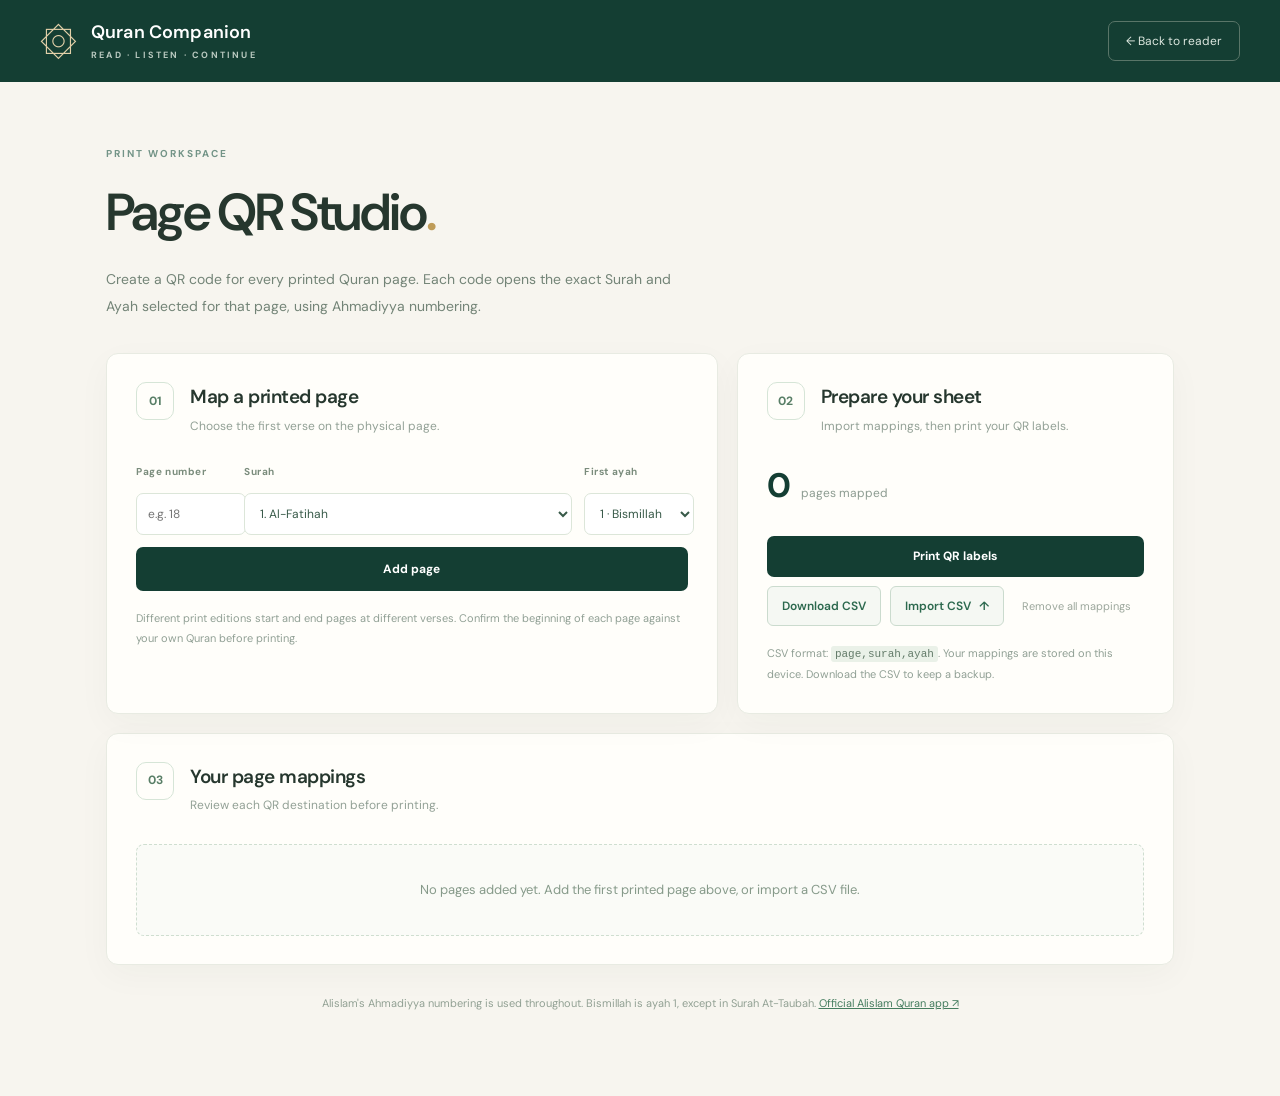
<file: qr-studio.html>
<!DOCTYPE html>
<html lang="en">
<head>
  <meta charset="UTF-8" />
  <meta name="viewport" content="width=device-width, initial-scale=1" />
  <meta name="theme-color" content="#123d32" />
  <title>QR Page Studio — Quran Companion</title>
  <link rel="icon" href="icon.svg" type="image/svg+xml" />
  <link rel="preconnect" href="https://fonts.googleapis.com" />
  <link rel="preconnect" href="https://fonts.gstatic.com" crossorigin />
  <link href="https://fonts.googleapis.com/css2?family=DM+Sans:wght@400;500;600;700&family=Amiri:wght@400;700&display=swap" rel="stylesheet" />
  <link rel="stylesheet" href="style.css" />
  <script src="surahs.js" defer></script>
  <script src="studio.js" defer></script>
</head>
<body class="studio-page">
  <header class="topbar"><div class="topbar-inner"><a class="brand" href="./"><span class="brand-mark">۞</span><span class="brand-stack"><strong>Quran Companion</strong><small>READ · LISTEN · CONTINUE</small></span></a><a href="./" class="back-reader">← Back to reader</a></div></header>
  <main class="studio-shell">
    <div class="studio-intro"><span class="overline">PRINT WORKSPACE</span><h1>Page QR Studio<span class="gold-dot">.</span></h1><p>Create a QR code for every printed Quran page. Each code opens the exact Surah and Ayah selected for that page, using Ahmadiyya numbering.</p></div>
    <div class="studio-layout"><section class="studio-card"><div class="section-heading"><span class="studio-step">01</span><div><h2>Map a printed page</h2><p>Choose the first verse on the physical page.</p></div></div><form id="mappingForm" class="mapping-form"><div class="field"><label for="pageNumber">Page number</label><input id="pageNumber" required type="number" min="1" max="9999" placeholder="e.g. 18" /></div><div class="field"><label for="studioSurah">Surah</label><select id="studioSurah"></select></div><div class="field"><label for="studioAyah">First ayah</label><select id="studioAyah"></select></div><button type="submit" class="primary-button">Add page</button></form><p class="studio-help">Different print editions start and end pages at different verses. Confirm the beginning of each page against your own Quran before printing.</p></section>
    <section class="studio-card studio-card-side"><div class="section-heading"><span class="studio-step">02</span><div><h2>Prepare your sheet</h2><p>Import mappings, then print your QR labels.</p></div></div><div class="studio-stat"><strong id="mappedCount">0</strong><span>pages mapped</span></div><div class="studio-actions"><button id="printSheet" class="primary-button" type="button">Print QR labels</button><button id="exportCsv" class="secondary-button" type="button">Download CSV</button><label class="file-label" for="csvFile">Import CSV <span aria-hidden="true">↑</span></label><input id="csvFile" type="file" accept=".csv,text/csv" hidden /><button id="clearMappings" class="quiet-button" type="button">Remove all mappings</button></div><p class="studio-help">CSV format: <code>page,surah,ayah</code>. Your mappings are stored on this device. Download the CSV to keep a backup.</p></section></div>
    <section class="studio-card studio-table-card"><div class="section-heading"><span class="studio-step">03</span><div><h2>Your page mappings</h2><p>Review each QR destination before printing.</p></div></div><div id="emptyState" class="studio-empty">No pages added yet. Add the first printed page above, or import a CSV file.</div><div class="table-scroller"><table id="mapTable" class="map-table" hidden><thead><tr><th>Printed page</th><th>Starts at</th><th>Reference</th><th>Link</th><th></th></tr></thead><tbody id="mapRows"></tbody></table></div></section>
    <section id="printArea" class="print-area" aria-label="Printable Quran QR codes"><div class="print-header"><span>QURAN COMPANION</span><h2>Listen as you read</h2><p>Scan a code to continue at the first verse on that page.</p></div><div id="printGrid" class="print-grid"></div></section>
    <div class="studio-footer">Alislam's Ahmadiyya numbering is used throughout. Bismillah is ayah 1, except in Surah At-Taubah. <a href="https://www.alislam.org/quran/app/" target="_blank" rel="noopener noreferrer">Official Alislam Quran app ↗</a></div>
  </main>
  <div id="toast" class="toast" role="status" aria-live="polite"></div>
</body></html>
</file>
<file: style.css>
/* Manzoor Naskh — Arabic Quran text and chapter names.
   Upload ManzoorNaskh.ttf next to this style.css in the repository root. */
@font-face {
  font-family: 'ManzoorNaskh';
  src: url('./ManzoorNaskh.ttf') format('truetype');
  font-style: normal;
  font-weight: 400;
  font-display: swap;
}

:root{--evergreen:#143e33;--forest:#1b5142;--forest-2:#25644f;--gold:#bf9c58;--gold-light:#e2d0a9;--cream:#f7f5ef;--paper:#fffefa;--ink:#26372e;--muted:#8a948c;--border:#eae9e2;--surface:#f2f4ee;--arabic-size:36px;font-synthesis:none}*{box-sizing:border-box}html{scroll-behavior:smooth}body{margin:0;background:var(--cream);color:var(--ink);font-family:'DM Sans',system-ui,-apple-system,BlinkMacSystemFont,'Segoe UI',sans-serif;font-size:14px;line-height:1.55}button,input,select{font:inherit}button{cursor:pointer}a{color:inherit}button:focus-visible,a:focus-visible,input:focus-visible,select:focus-visible{outline:3px solid #c5a165;outline-offset:3px}.sr-only{position:absolute;width:1px;height:1px;padding:0;margin:-1px;overflow:hidden;clip:rect(0,0,0,0);white-space:nowrap;border:0}.skip-link{position:fixed;top:-100px;left:20px;z-index:100;background:white;padding:10px}.skip-link:focus{top:15px}.topbar{height:82px;background:var(--evergreen);color:#fff;position:sticky;top:0;z-index:20}.topbar-inner{max-width:1490px;height:100%;margin:auto;padding:0 40px;display:flex;align-items:center;justify-content:space-between}.brand{display:flex;align-items:center;gap:14px;text-decoration:none}.brand-mark{font-family:serif;font-size:38px;color:var(--gold-light);line-height:1}.brand-stack{display:flex;flex-direction:column;gap:2px}.brand strong{font-size:18px;font-weight:600;letter-spacing:.15px}.brand small{font-size:9px;color:#b9c9c0;letter-spacing:2.2px;font-weight:700}.top-actions{display:flex;gap:29px;align-items:center}.source-link{font-size:12px;color:#e0e7df;text-decoration:none}.source-link span{font-size:16px;color:var(--gold-light)}.header-button{border:1px solid #5a8171;border-radius:7px;color:#f5f5eb;background:rgba(255,255,255,.06);padding:9px 15px;display:flex;align-items:center;gap:10px;font-weight:600;font-size:12px}.header-button:hover{background:rgba(255,255,255,.14)}.qr-mini{font-size:21px;font-weight:400;line-height:.8}.main-layout{display:grid;grid-template-columns:302px minmax(0,1fr);max-width:1490px;margin:0 auto;min-height:calc(100vh - 82px)}.sidebar{padding:39px 18px 165px 38px;border-right:1px solid var(--border);height:calc(100vh - 82px);overflow:hidden;position:sticky;top:82px;display:flex;flex-direction:column}.sidebar-top{padding-left:6px}.overline{font-size:10px;letter-spacing:2px;color:#739487;font-weight:700}.sidebar h2{font-size:20px;font-weight:600;letter-spacing:-.7px;margin:8px 0 20px}.subtle{font-family:'ManzoorNaskh','Amiri',serif;color:#bcc8bd;font-weight:400;font-size:19px}.search-wrap{background:#fff;border:1px solid #e7ebe5;border-radius:8px;padding:0 12px;display:flex;align-items:center;gap:9px;color:#87958a}.search-wrap input{height:43px;border:0;outline:none;min-width:0;flex:1;background:transparent;font-size:13px}.search-wrap input:focus-visible{outline:none}.chapter-list{overflow:auto;scrollbar-width:thin;scrollbar-color:#d4ded5 transparent;margin:20px -7px 0 0;padding-right:6px;flex:1}.chapter-entry{display:flex;align-items:center;text-align:left;width:100%;border:0;background:transparent;border-radius:9px;padding:11px 11px 11px 8px;gap:12px;color:#53635a}.chapter-entry:hover{background:#eaf0e9}.chapter-entry.active{background:#e5eee6;color:var(--evergreen)}.chapter-num{display:grid;place-items:center;width:31px;height:31px;flex:none;border:1px solid #dfe6dc;transform:rotate(45deg);border-radius:7px;font-size:11px;color:#6e8375}.chapter-num span{transform:rotate(-45deg)}.active .chapter-num{background:var(--forest);color:white;border-color:var(--forest)}.chapter-name{min-width:0;flex:1}.chapter-name strong{display:block;font-weight:600;font-size:12.5px}.chapter-name small{display:block;color:#9aa79c;font-size:10px;margin-top:1px}.chapter-arabic{font-family:'ManzoorNaskh','Amiri',serif;font-size:16px;color:#7e9488;white-space:nowrap}.sidebar-bottom{font-size:10px;color:#8a9b8f;border-top:1px solid var(--border);margin-top:15px;padding:20px 7px 0}.sidebar-bottom a{color:#39826c}.status-dot,.green-dot{display:inline-block;width:7px;height:7px;border-radius:50%;background:#6fa88b;margin-right:5px}.reader{min-width:0;padding:0 46px 175px}.reader-head{padding:43px max(8px,calc((100% - 820px)/2)) 32px}.reader-kicker{display:flex;gap:11px;align-items:center;color:#a9a99a;font-size:10px;font-weight:700;letter-spacing:2px;margin-bottom:20px}.tiny-flower{font-family:serif;color:var(--gold);font-size:16px;font-weight:400}.reader-kicker .line{height:1px;width:46px;background:#d6cebe}.reader-title-row{display:flex;align-items:center;justify-content:space-between;gap:20px}.reader h1{font-size:clamp(31px,3.2vw,43px);line-height:1.1;letter-spacing:-2.2px;font-weight:500;margin:0 0 10px;color:#1b3e32}.surah-sub{font-size:12px;color:#87978b;margin:0}.arabic-title{font-family:'ManzoorNaskh','Amiri',serif;color:#abaf92;font-size:33px}.reader-tools{display:flex;gap:11px;margin-top:35px;align-items:end}.field{display:flex;flex-direction:column;gap:7px;flex:1;min-width:110px}.field label{font-size:10px;color:#8b9b8f;font-weight:700;letter-spacing:.6px}.field select,.modal-card select,.modal-card input[type='number']{height:44px;width:100%;border:1px solid #dce5db;border-radius:6px;background:#fff;padding:0 12px;color:#2c4638;font-size:12px}.verse-field{max-width:180px}.jump-button,.primary-button{height:44px;border:0;border-radius:6px;background:var(--forest);padding:0 18px;color:#fff;font-weight:600;font-size:12px;white-space:nowrap}.jump-button:hover,.primary-button:hover{background:#256c54}.jump-button span{font-size:17px;margin-left:5px}.icon-button{height:44px;width:44px;display:grid;place-items:center;background:#fff;border:1px solid #dce5db;border-radius:6px;color:#5d806e;flex:none}.icon-button:hover{background:#eaf3ea}.source-strip{margin-top:24px;display:flex;align-items:center;flex-wrap:wrap;gap:7px;font-size:11px;color:#84988a}.source-strip strong{color:#4c7860;font-weight:600}.separator{width:4px;height:4px;background:#c8d3ca;border-radius:50%;margin:0 5px}.reader-content{margin:0 auto;max-width:850px;border:1px solid #eeeae1;border-radius:12px;background:var(--paper);box-shadow:0 8px 38px rgba(35,52,41,.035);overflow:hidden}.reading-toolbar{padding:22px 33px;display:flex;justify-content:space-between;gap:8px;align-items:center;border-bottom:1px solid #ecebe6}.reading-label{font-size:10px;letter-spacing:1.6px;color:#6e8b75;font-weight:700;display:flex;align-items:center;gap:8px}.text-tools{display:flex;gap:8px;align-items:center}.text-tool{padding:6px 9px;border:0;color:#849789;background:transparent;font-size:11px}.text-tool:hover{color:var(--evergreen);background:#eff5ee;border-radius:5px}.text-tool span{color:#418769}.size-button{font-size:13px;font-weight:700}.verses{padding:6px 34px 0}.verse{padding:32px 0 31px;border-bottom:1px solid #eceee8;scroll-margin-top:115px;position:relative}.verse:last-child{border-bottom:0}.verse.active{background:linear-gradient(90deg,rgba(235,242,228,.6),transparent 65%);border-radius:6px;margin:0 -16px;padding:32px 16px 31px}.verse-top{display:flex;align-items:center;justify-content:space-between;gap:12px;margin-bottom:7px}.verse-reference{font-size:11px;color:#62856e;background:#edf3eb;padding:6px 11px;border-radius:24px;font-weight:700;letter-spacing:.3px}.verse-acts{display:flex;gap:8px}.ayah-btn{border:1px solid #e6eae1;background:#fff;color:#719281;display:grid;place-items:center;height:30px;width:30px;border-radius:50%}.ayah-btn:hover,.ayah-btn.active{background:#e9f1e8;color:var(--forest)}.ayah-btn svg{width:14px;height:14px}.arabic-verse{font-family:'ManzoorNaskh','Noto Naskh Arabic','Traditional Arabic',serif;font-size:var(--arabic-size);line-height:2.13;text-align:right;direction:rtl;color:#263e34;word-break:normal;overflow-wrap:anywhere;margin:18px 0 12px}.verse-en{border-left:2px solid #d8c494;padding-left:15px;margin:15px 0 0;color:#67736b;font-size:14px;line-height:1.95}.no-translation .verse-en{display:none}.official-translation{color:#2d725a;text-underline-offset:2px}.reader-end{display:flex;flex-direction:column;align-items:center;gap:1px;text-align:center;padding:34px 15px 43px;color:#b4a57d}.reader-end span{font-size:17px}.reader-end p{font-size:11px;color:#a5aca0;letter-spacing:.2px;margin:9px}.source-note{border-top:1px solid #eee;background:#fbfbf6;padding:18px 33px;text-align:center;color:#9aa399;font-size:10px;line-height:1.8}.source-note a{color:#4f816a}.load-message{margin:22px 30px;padding:20px;border:1px solid #e4e9df;border-radius:9px;background:#f6f8f3;text-align:center;color:#5e7565}.load-message a{color:#286b51}.player{background:var(--evergreen);color:#fff;position:fixed;bottom:0;left:0;right:0;z-index:24;min-height:105px;box-shadow:0 -9px 30px rgba(15,42,30,.12)}.player-inner{height:105px;max-width:1230px;margin:auto;display:flex;gap:17px;align-items:center;padding:14px 30px}.track-icon{width:58px;height:58px;background:#2a5947;border-radius:10px;display:grid;place-items:center;color:#d9c18c;font-size:28px;flex:none}.track-info{display:flex;flex-direction:column;width:220px;min-width:0;gap:3px}.now-playing{font-size:9px;letter-spacing:1.5px;color:#91b4a0;font-weight:700}.player-led{display:inline-block;background:#88c6a2;width:6px;height:6px;border-radius:50%;margin-left:4px;vertical-align:middle}.track-info strong{font-weight:600;font-size:13px;white-space:nowrap;overflow:hidden;text-overflow:ellipsis}.track-by{font-size:11px;color:#a7c3b0}.player-controls{display:flex;align-items:center;gap:16px}.transport,.play-circle{display:grid;place-items:center;padding:0;border:0;background:transparent;color:#dceadf}.small-transport:hover{color:#fff}.play-circle{background:#e1c58d;color:#173d30;width:48px;height:48px;border-radius:50%}.play-circle:hover{background:#f0d7a4}.player-progress{flex:1;min-width:90px;max-width:320px;margin-left:22px}.timestamps{display:flex;justify-content:space-between;font-size:10px;color:#b1c7b9;margin-bottom:6px;font-variant-numeric:tabular-nums}.player-progress input{width:100%;height:5px;accent-color:#d5bc83;cursor:pointer}.player-extra{margin-left:auto;display:flex;align-items:center;gap:15px}.mini-toggle{background:transparent;border:0;color:#a7bfb0;font-size:12px}.mini-toggle[aria-pressed='true']{color:#efd4a1}.mini-toggle:hover{color:white}.modal[hidden],.load-message[hidden]{display:none}.modal{position:fixed;inset:0;z-index:60;display:grid;place-items:center;padding:20px}.modal-backdrop{position:absolute;inset:0;background:rgba(14,34,24,.7)}.modal-card{position:relative;z-index:1;max-height:calc(100vh - 38px);overflow-y:auto;width:min(670px,100%);border-radius:14px;background:#fffef9;box-shadow:0 25px 80px rgba(10,30,20,.23);padding:34px}.modal-close{position:absolute;right:22px;top:14px;border:0;background:none;color:#75887b;font-size:30px}.modal-card h2{font-size:27px;letter-spacing:-1px;font-weight:600;margin:5px 0 7px}.modal-intro{font-size:13px;color:#7e9080;max-width:500px}.qr-layout{display:grid;grid-template-columns:1fr 205px;gap:31px;align-items:center;margin-top:24px}.modal-label{display:block;margin:12px 0 6px;color:#607569;font-size:11px;font-weight:700}.modal-label span{font-weight:400;color:#9aa59b}.qr-preview{text-align:center;background:#f1f5ee;border:1px solid #e4ece2;border-radius:10px;padding:18px 12px}.qr-preview #qrImage{width:160px;height:160px;margin:auto;display:grid;place-items:center;background:#fff;border:8px solid white;border-radius:3px}.qr-preview img{width:100%;height:100%;object-fit:contain}.qr-placeholder{font-size:75px;color:#6d967b}.qr-preview strong{display:block;font-size:11px;margin:10px 0 2px;color:#426f56}.preview-label{font-size:10px;color:#9dab9e}.secondary-button{border:1px solid #cbdbce;border-radius:6px;background:#f5f8f3;color:#2c694e;height:40px;font-size:12px;font-weight:600;padding:0 14px;margin-top:12px}.secondary-button:hover{background:#eaf1e8}.share-url{display:flex;border:1px solid #e4e9e3;border-radius:6px;margin-top:22px;overflow:hidden}.share-url input{min-width:0;flex:1;background:#fbfcfa;border:0;padding:11px;color:#50675a;font-size:11px}.share-url button{border:0;border-left:1px solid #e4e9e3;background:#f5f8f2;color:#2d7255;padding:0 14px;white-space:nowrap;font-weight:600;font-size:11px}.modal-actions{display:flex;align-items:center;flex-wrap:wrap;gap:12px;margin-top:10px}.modal-actions .secondary-button{margin-top:0}.modal-actions .primary-button{height:40px}.qr-warning{background:#fbf5e8;color:#927346;padding:11px 14px;margin:19px 0 0;font-size:11px;border-radius:5px}.toast{position:fixed;bottom:122px;left:50%;transform:translate(-50%,20px);background:#244d3d;color:white;padding:11px 18px;border-radius:8px;font-size:12px;z-index:90;opacity:0;pointer-events:none;transition:.2s}.toast.show{opacity:1;transform:translate(-50%,0)}
@media(max-width:1080px){.main-layout{grid-template-columns:248px minmax(0,1fr)}.sidebar{padding:28px 10px 145px 18px}.reader{padding:0 26px 170px}.reader-head{padding:36px 4px 30px}.track-icon{width:45px;height:45px}.track-info{width:175px}.player-progress{margin-left:4px}.player-extra{gap:7px}}
@media(max-width:760px){.topbar{height:68px}.topbar-inner{padding:0 19px}.brand-mark{font-size:31px}.brand strong{font-size:16px}.brand small{font-size:8px;letter-spacing:1.6px}.top-actions{gap:12px}.source-link{display:none}.header-button{padding:8px 11px;gap:6px}.main-layout{display:block}.sidebar{display:none}.reader{padding:0 13px 188px}.reader-head{padding:25px 9px 25px}.reader-title-row{align-items:center}.reader h1{font-size:32px;letter-spacing:-1.2px}.arabic-title{font-size:28px}.reader-tools{display:grid;grid-template-columns:minmax(0,1fr) 110px 43px;gap:8px;margin-top:23px}.field{min-width:0}.field:first-child{grid-column:1/2}.field select{font-size:11px}.field label{font-size:9px}.jump-button{grid-column:1/3;grid-row:2;width:100%}.save-button{grid-column:3;grid-row:2}.verse-field{max-width:none}.source-strip{margin-top:18px;font-size:10px}.reader-content{border-radius:9px}.reading-toolbar{padding:16px 15px}.reading-label{font-size:9px;letter-spacing:1px}.text-tools{gap:0}.text-tool{padding:5px 6px;font-size:10px}.size-button{font-size:12px}.verses{padding:3px 20px 0}.verse{padding:24px 0}.verse.active{margin:0 -10px;padding:24px 10px}.arabic-verse{line-height:2.07;margin:10px 0}.verse-en{font-size:13px;line-height:1.7}.source-note{padding:16px}.player{min-height:122px;padding-bottom:env(safe-area-inset-bottom)}.player-inner{height:122px;padding:13px 16px;display:grid;grid-template-columns:35px minmax(0,1fr) 134px;grid-template-rows:49px 26px;gap:9px}.track-icon{width:35px;height:35px;border-radius:7px;font-size:18px}.track-info{width:auto;min-width:0;gap:1px}.track-info strong{font-size:12px}.track-by{font-size:10px}.now-playing{font-size:8px}.player-controls{grid-column:3;grid-row:1;gap:11px;justify-content:flex-end}.play-circle{width:42px;height:42px}.small-transport svg{width:19px}.player-progress{grid-column:1/4;grid-row:2;max-width:none;width:100%;margin:0}.timestamps{margin:0 0 2px}.player-extra{display:none}.toast{bottom:138px}.qr-layout{grid-template-columns:1fr;gap:15px}.qr-preview{display:flex;flex-direction:column;align-items:center}.modal-card{padding:26px 20px}.modal-card h2{font-size:24px}}
@media(prefers-reduced-motion:reduce){html{scroll-behavior:auto}*,*:before,*:after{transition:none!important}}
@media print{.topbar,.sidebar,.player,.reader-head,.reading-toolbar,.source-note,.verse-acts{display:none!important}.main-layout{display:block}.reader{padding:0}.reader-content{border:none;box-shadow:none}.verse{break-inside:avoid}.arabic-verse{font-size:26pt}body{background:white}}
/* Page QR Studio */
.back-reader{font-size:12px;text-decoration:none;color:#dce7df;border:1px solid #597568;padding:10px 17px;border-radius:7px}.back-reader:hover{background:#285646}.studio-shell{max-width:1120px;margin:0 auto;padding:60px 26px 85px}.studio-intro{max-width:650px;margin-bottom:34px}.studio-intro h1{font-size:clamp(36px,5vw,52px);font-weight:600;letter-spacing:-2px;margin:8px 0 10px}.gold-dot{color:var(--gold)}.studio-intro>p{font-size:14px;color:#738477;max-width:600px;line-height:1.9}.studio-layout{display:grid;grid-template-columns:1.4fr 1fr;gap:19px}.studio-card{background:#fffefa;border:1px solid #e8ebe2;border-radius:12px;padding:28px 29px;box-shadow:0 10px 34px rgba(26,55,35,.035)}.section-heading{display:flex;align-items:flex-start;gap:16px}.studio-step{display:grid;place-items:center;flex:none;border:1px solid #d6e5d7;color:#587e66;width:38px;height:38px;border-radius:10px;font-size:12px;font-weight:700}.section-heading h2{font-size:19px;letter-spacing:-.5px;font-weight:600;margin:0}.section-heading p{color:#93a196;font-size:12px;margin:5px 0 0}.mapping-form{display:grid;grid-template-columns:96px 1.2fr 104px;gap:12px;margin:28px 0 10px;align-items:end}.mapping-form .field label{display:block;font-weight:700;color:#7a8c7c;margin:0 0 7px;font-size:10px}.mapping-form input,.mapping-form select{width:100%;height:42px;background:#fff;border:1px solid #dce6d9;border-radius:7px;padding:0 11px;font-size:12px;color:#385a49;outline:none}.mapping-form .primary-button{grid-column:1/4;width:100%;height:44px}.primary-button{background:var(--evergreen);border:0;color:white;border-radius:7px;padding:0 18px;height:41px;font-size:12px;font-weight:700}.primary-button:hover{background:#23604b}.studio-help{margin:18px 0 0;color:#91a095;line-height:1.8;font-size:11px}.studio-help code{color:#637b69;background:#eaf1e8;padding:2px 4px;border-radius:3px}.studio-stat{display:flex;gap:11px;align-items:baseline;margin:24px 0}.studio-stat strong{font-size:34px;color:var(--evergreen);letter-spacing:-1px}.studio-stat span{font-size:12px;color:#8d9c91}.studio-actions{display:flex;flex-wrap:wrap;align-items:center;gap:9px}.studio-actions>.primary-button{width:100%}.studio-actions>.secondary-button{margin:0}.file-label{display:inline-flex;align-items:center;border:1px solid #cbdbce;border-radius:6px;background:#f5f8f3;color:#2c694e;height:40px;font-size:12px;font-weight:600;padding:0 14px;cursor:pointer}.file-label:hover{background:#eaf1e8}.file-label span{padding-left:8px}.quiet-button{background:none;border:0;padding:9px;color:#9ca79c;font-size:11px}.quiet-button:hover{color:#9b5143}.studio-table-card{margin-top:19px}.studio-empty{margin-top:29px;border:1px dashed #cfded0;border-radius:8px;color:#869a8a;background:#fafbf7;padding:35px;text-align:center;font-size:13px}.table-scroller{overflow:auto}.map-table{border-collapse:collapse;width:100%;margin:22px 0 0;text-align:left;white-space:nowrap;font-size:12px}.map-table th{color:#93a69a;letter-spacing:.5px;text-transform:uppercase;font-size:9px;border-bottom:1px solid #e4eae3;padding:12px 14px;font-weight:700}.map-table td{border-bottom:1px solid #edf0ea;padding:13px 14px;color:#42574a}.map-table a{color:#2c7959;text-decoration:none}.remove-btn{background:transparent;border:0;color:#a57c6d;font-size:11px}.studio-footer{text-align:center;color:#92a194;font-size:11px;margin-top:30px}.studio-footer a{color:#457d5f}.print-area{display:none}
@media(max-width:750px){.studio-shell{padding:36px 17px 60px}.studio-layout{grid-template-columns:1fr}.studio-card{padding:22px}.mapping-form{grid-template-columns:90px minmax(0,1fr);gap:10px}.mapping-form .field:nth-child(3){grid-column:1/3}.mapping-form .primary-button{grid-column:1/3}.studio-intro h1{font-size:39px}.back-reader{font-size:11px;padding:8px 10px}}
@media print{body.studio-page{background:white!important}.studio-page .topbar,.studio-page .studio-intro,.studio-page .studio-layout,.studio-page .studio-table-card,.studio-page .studio-footer,.studio-page .toast{display:none!important}.studio-page .studio-shell{padding:0!important;max-width:none!important}.studio-page .print-area{display:block!important}.studio-page .print-header{text-align:center;margin:0 0 14mm}.studio-page .print-header span{letter-spacing:2px;font-size:8pt;color:#397354}.studio-page .print-header h2{margin:2mm 0 0;font-weight:600;font-size:19pt;color:#1d4635}.studio-page .print-header p{font-size:9pt;color:#6c8174;margin:1mm}.studio-page .print-grid{display:grid;grid-template-columns:repeat(4,minmax(0,1fr));gap:5mm}.studio-page .print-label{break-inside:avoid;border:1px solid #bdc9c1;display:flex;flex-direction:column;align-items:center;text-align:center;padding:4mm 2mm;min-width:0}.studio-page .print-label img{display:block!important;width:32mm!important;height:32mm!important;object-fit:contain}.studio-page .print-label .print-page{font-size:8pt;color:#397054;font-weight:700;letter-spacing:1px}.studio-page .print-label strong{font-size:9pt;font-weight:700}.studio-page .print-label>span:last-child{font-size:8pt;color:#63786d}.studio-page.single-qr .print-grid{grid-template-columns:52mm}.studio-page.single-qr .print-header{display:none}@page{size:A4;margin:11mm}}
</file>
